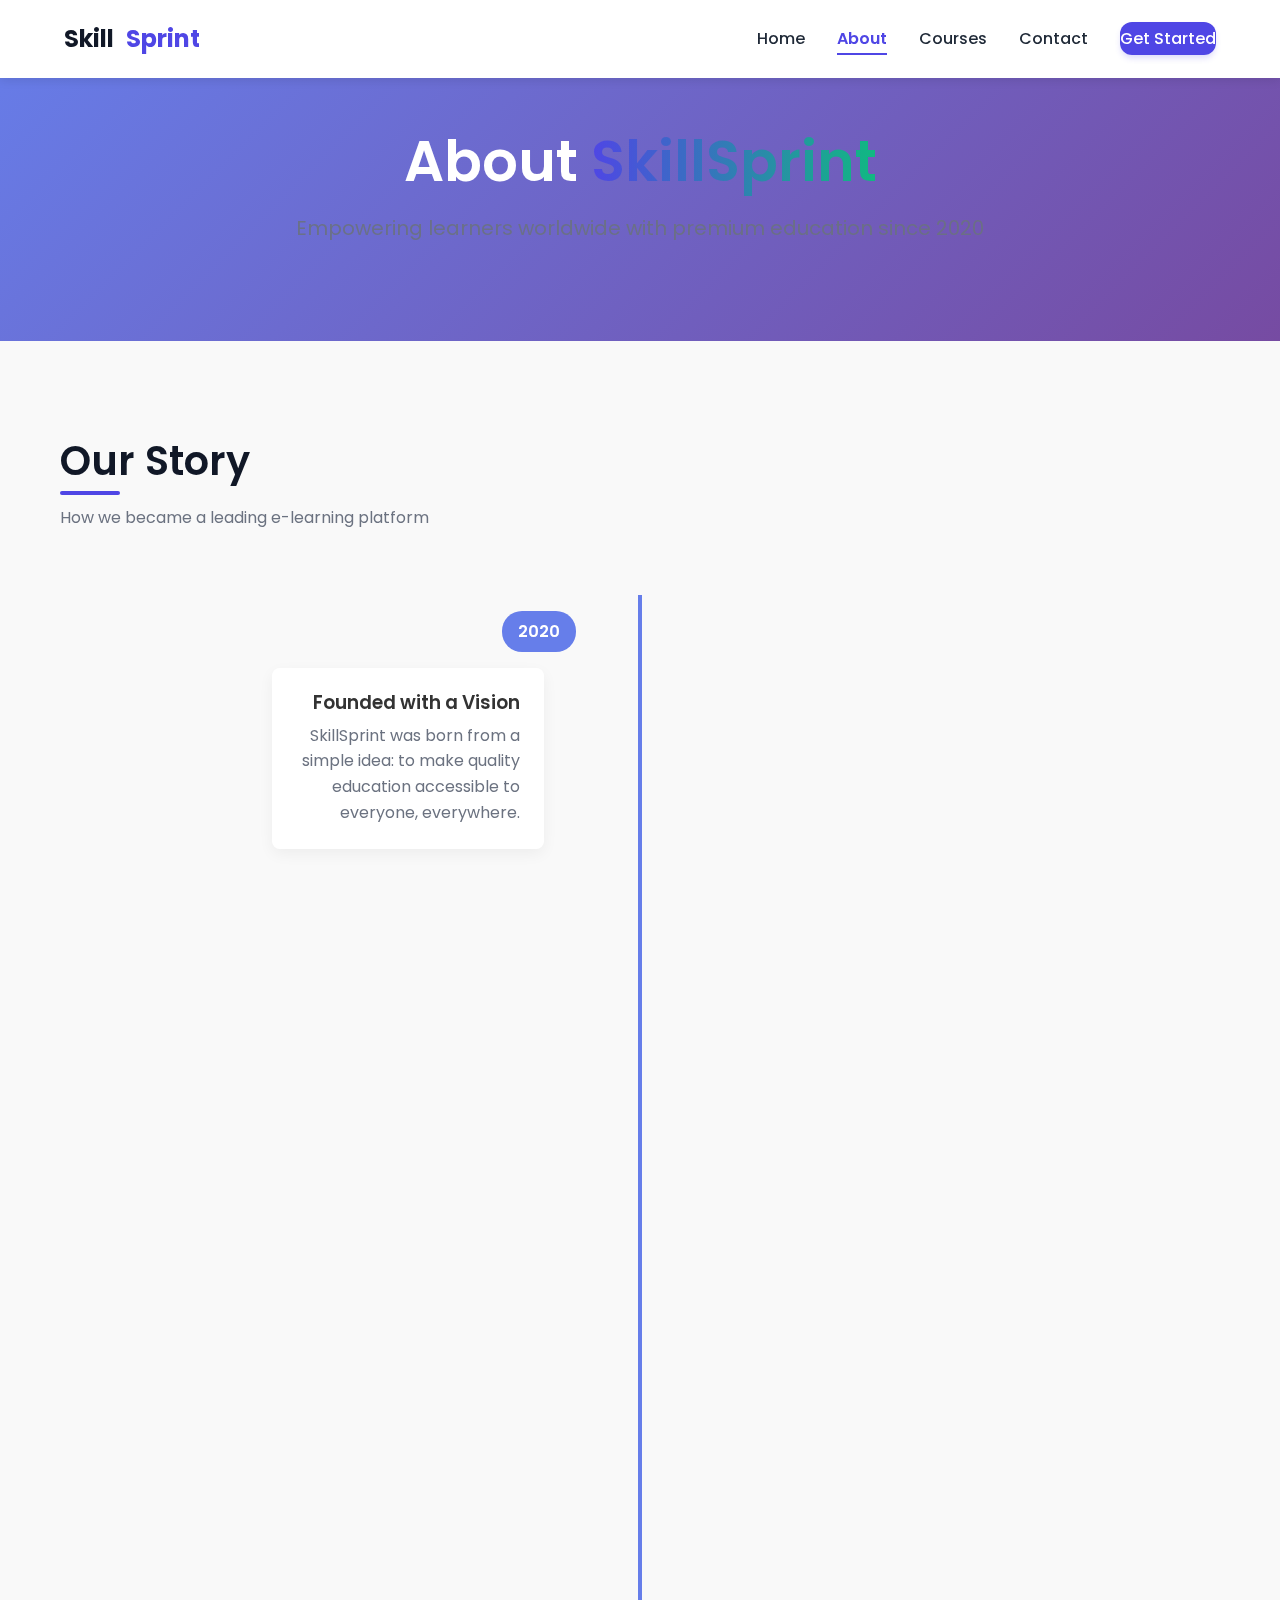
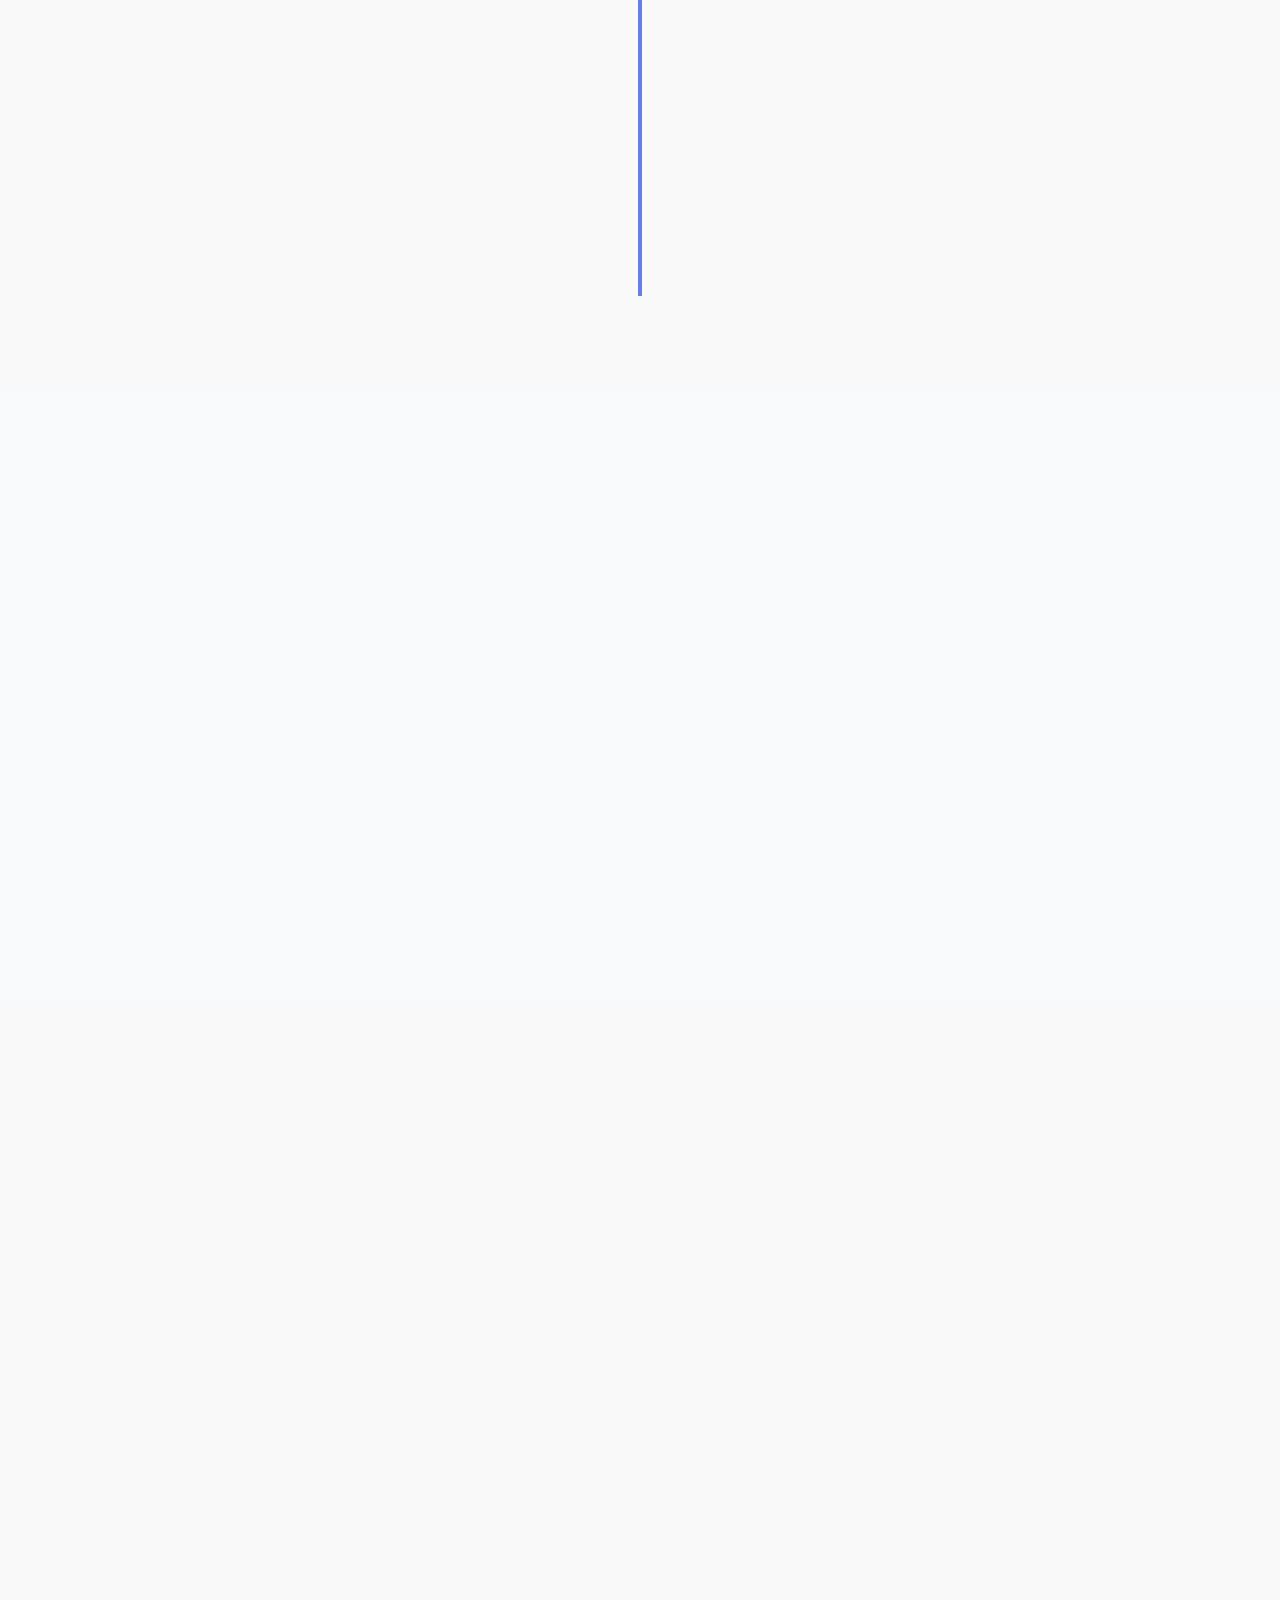
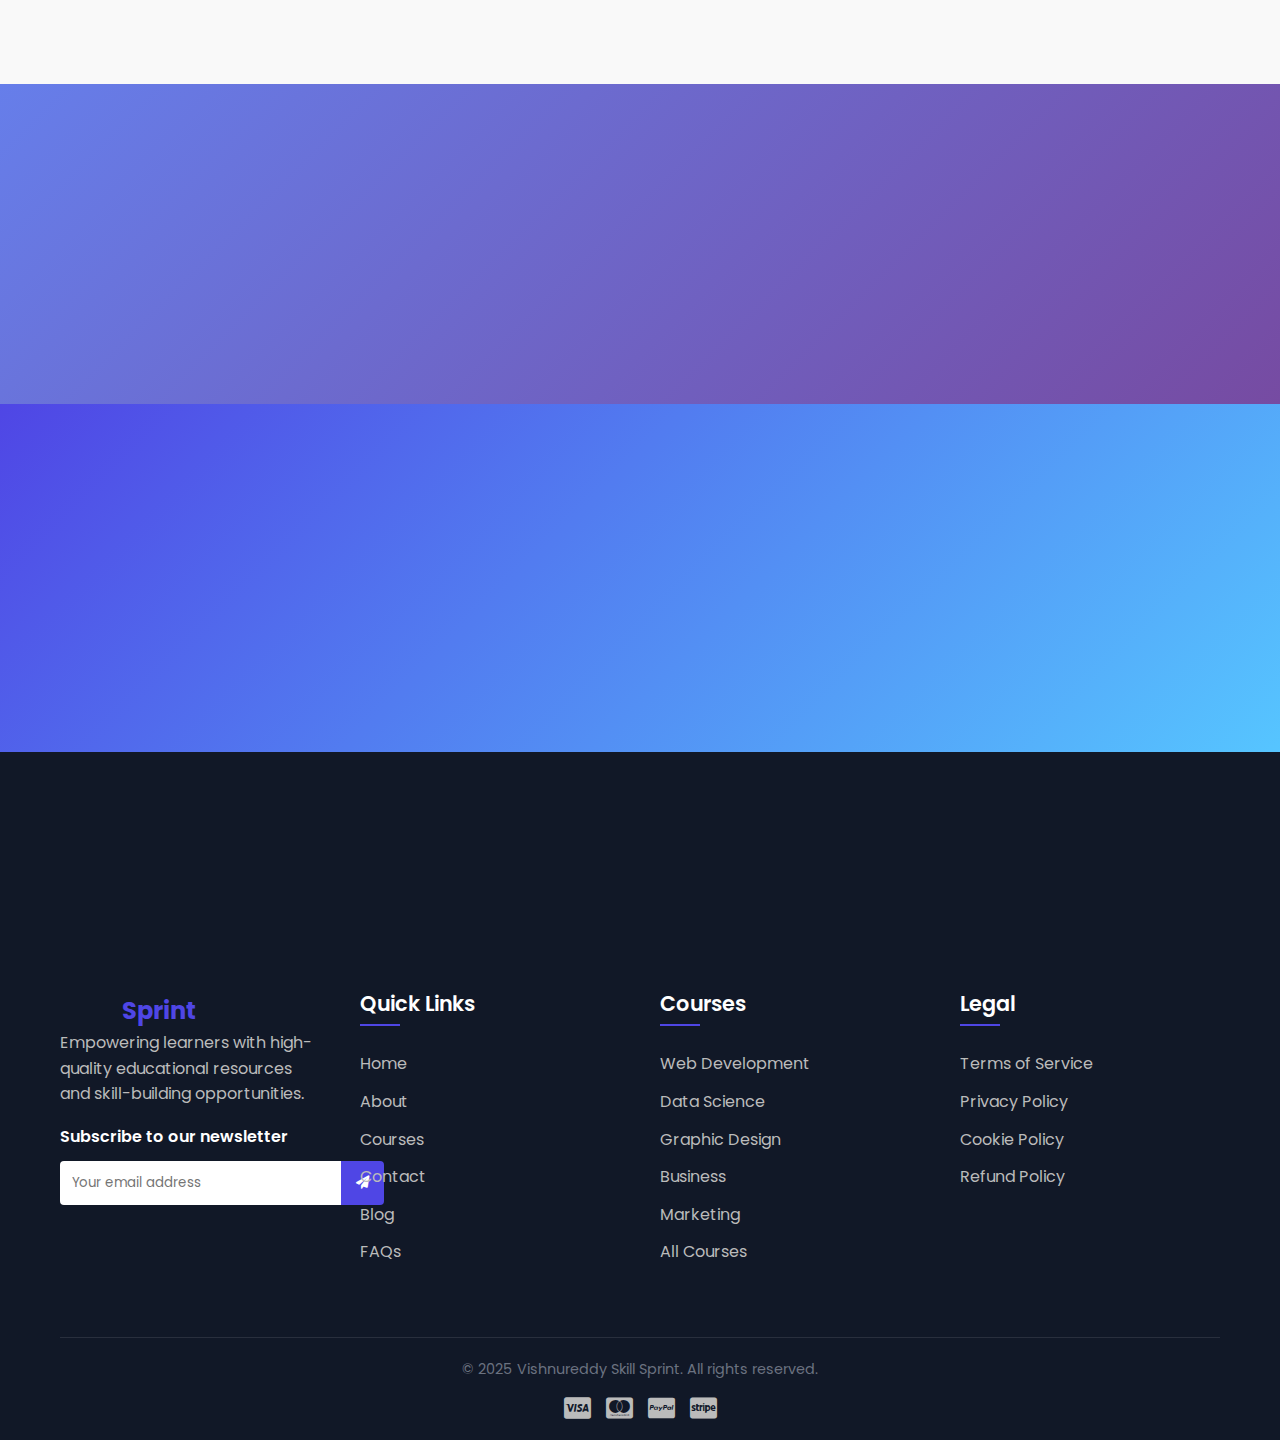
<file: about.html>
<!DOCTYPE html>
<html lang="en">
<head>
    <meta charset="UTF-8">
    <meta name="viewport" content="width=device-width, initial-scale=1.0">
    <title>About Us | SkillSprint - Premium E-Learning</title>
    <link rel="stylesheet" href="https://fonts.googleapis.com/css2?family=Poppins:wght@300;400;500;600;700&display=swap">
    <link rel="stylesheet" href="https://cdnjs.cloudflare.com/ajax/libs/font-awesome/6.0.0-beta3/css/all.min.css">
    <link href="https://unpkg.com/aos@2.3.1/dist/aos.css" rel="stylesheet">
    <link rel="stylesheet" href="about.css">
    <link rel="stylesheet" href="a.css">
</head>
<body>
    <!-- Navigation Bar -->
    <header>
        <nav class="navbar">
            <a href="index.html" class="logo">Skill<span>Sprint</span></a>
            <div class="nav-links" id="navLinks">
                <ul>
                    <li><a href="index.html">Home</a></li>
                    <li><a href="#" class="active">About</a></li>
                    <li><a href="course.html">Courses</a></li>
                    <li><a href="#contact">Contact</a></li>
                    <li><a href="#" class="btn-login">Get Started</a></li>
                </ul>
            </div>
            <div class="menu-icon" onclick="toggleMenu()">
                <div class="bar"></div>
                <div class="bar"></div>
                <div class="bar"></div>
            </div>
        </nav>
    </header>

    <!-- About Hero Section -->
    <section class="about-hero">
        <div class="container">
            <div class="about-hero-content" data-aos="fade-up">
                <h1>About <span class="text-gradient">SkillSprint</span></h1>
                <p class="hero-description">Empowering learners worldwide with premium education since 2020</p>
            </div>
        </div>
    </section>

    <!-- Our Story Section -->
    <section class="our-story">
        <div class="container">
            <div class="section-header" data-aos="fade-up">
                <h2 class="section-title">Our Story</h2>
                <p class="section-subtitle">How we became a leading e-learning platform</p>
            </div>
            
            <div class="timeline">
                <div class="timeline-item" data-aos="fade-up">
                    <div class="timeline-year">2020</div>
                    <div class="timeline-content">
                        <h3>Founded with a Vision</h3>
                        <p>SkillSprint was born from a simple idea: to make quality education accessible to everyone, everywhere.</p>
                    </div>
                </div>
                
                <div class="timeline-item" data-aos="fade-up" data-aos-delay="100">
                    <div class="timeline-year">2021</div>
                    <div class="timeline-content">
                        <h3>First 10,000 Students</h3>
                        <p>We reached our first major milestone with students from over 50 countries enrolled in our courses.</p>
                    </div>
                </div>
                
                <div class="timeline-item" data-aos="fade-up" data-aos-delay="200">
                    <div class="timeline-year">2022</div>
                    <div class="timeline-content">
                        <h3>Industry Recognition</h3>
                        <p>Awarded "Best Emerging EdTech Platform" by the Global Education Awards.</p>
                    </div>
                </div>
                
                <div class="timeline-item" data-aos="fade-up" data-aos-delay="300">
                    <div class="timeline-year">2023</div>
                    <div class="timeline-content">
                        <h3>250,000+ Learners</h3>
                        <p>Our community grew exponentially with learners from 120+ countries.</p>
                    </div>
                </div>
                
                <div class="timeline-item" data-aos="fade-up" data-aos-delay="400">
                    <div class="timeline-year">Today</div>
                    <div class="timeline-content">
                        <h3>Continuing the Mission</h3>
                        <p>We're constantly innovating to provide the best learning experience for our global community.</p>
                    </div>
                </div>
            </div>
        </div>
    </section>

    <!-- Mission & Values Section -->
    <section class="mission-values">
        <div class="container">
            <div class="section-header" data-aos="fade-up">
                <h2 class="section-title">Our Mission & Values</h2>
            </div>
            
            <div class="values-grid">
                <div class="value-card" data-aos="fade-up" data-aos-delay="100">
                    <div class="value-icon">
                        <i class="fas fa-graduation-cap"></i>
                    </div>
                    <h3>Quality Education</h3>
                    <p>We're committed to providing the highest quality courses taught by industry experts.</p>
                </div>
                
                <div class="value-card" data-aos="fade-up" data-aos-delay="200">
                    <div class="value-icon">
                        <i class="fas fa-globe"></i>
                    </div>
                    <h3>Global Access</h3>
                    <p>Breaking geographical barriers to make learning accessible worldwide.</p>
                </div>
                
                <div class="value-card" data-aos="fade-up" data-aos-delay="300">
                    <div class="value-icon">
                        <i class="fas fa-hands-helping"></i>
                    </div>
                    <h3>Student Success</h3>
                    <p>Your success is our priority, with dedicated support throughout your learning journey.</p>
                </div>
                
                <div class="value-card" data-aos="fade-up" data-aos-delay="400">
                    <div class="value-icon">
                        <i class="fas fa-lightbulb"></i>
                    </div>
                    <h3>Innovation</h3>
                    <p>Constantly evolving our platform with the latest learning technologies.</p>
                </div>
            </div>
        </div>
    </section>

    <!-- Team Section -->
    <section class="team-section">
        <div class="container">
            <div class="section-header" data-aos="fade-up">
                <h2 class="section-title">Meet Our Team</h2>
                <p class="section-subtitle">The passionate people behind SkillSprint</p>
            </div>
            
            <div class="team-grid">
                <div class="team-card" data-aos="fade-up" data-aos-delay="100">
                    <div class="team-image">
                        <img src="images/kar.jpeg" alt="Sarah Johnson">
                        <div class="social-links">
                            <a href="#"><i class="fab fa-linkedin-in"></i></a>
                            <a href="#"><i class="fab fa-twitter"></i></a>
                        </div>
                    </div>
                    <div class="team-info">
                        <h3>Karthik S</h3>
                        <p>CEO & Founder</p>
                    </div>
                </div>
                
                <div class="team-card" data-aos="fade-up" data-aos-delay="200">
                    <div class="team-image">
                        <img src="images/vish.jpeg" alt="Michael Chen">
                        <div class="social-links">
                            <a href="#"><i class="fab fa-linkedin-in"></i></a>
                            <a href="#"><i class="fab fa-twitter"></i></a>
                        </div>
                    </div>
                    <div class="team-info">
                        <h3>Vishnu Reddy</h3>
                        <p>Chief Learning Officer</p>
                    </div>
                </div>
                
                <div class="team-card" data-aos="fade-up" data-aos-delay="300">
                    <div class="team-image">
                        <img src="images/team.jpg" alt="Priya Patel">
                        <div class="social-links">
                            <a href="#"><i class="fab fa-linkedin-in"></i></a>
                            <a href="#"><i class="fab fa-twitter"></i></a>
                        </div>
                    </div>
                    <div class="team-info">
                        <h3>Riya singh</h3>
                        <p>Head of Content</p>
                    </div>
                </div>
                
                <div class="team-card" data-aos="fade-up" data-aos-delay="400">
                    <div class="team-image">
                        <img src="images/team3.jpg" alt="David Kim">
                        <div class="social-links">
                            <a href="#"><i class="fab fa-linkedin-in"></i></a>
                            <a href="#"><i class="fab fa-twitter"></i></a>
                        </div>
                    </div>
                    <div class="team-info">
                        <h3>David Kim</h3>
                        <p>Tech Lead</p>
                    </div>
                </div>
            </div>
        </div>
    </section>

    <!-- Stats Section -->
    <section class="stats-section">
        <div class="container">
            <div class="stats-grid">
                <div class="stat-card" data-aos="fade-up" data-aos-delay="100">
                    <div class="stat-number" data-count="500">0</div>
                    <div class="stat-label">Courses Available</div>
                </div>
                
                <div class="stat-card" data-aos="fade-up" data-aos-delay="200">
                    <div class="stat-number" data-count="250000">0</div>
                    <div class="stat-label">Students Enrolled</div>
                </div>
                
                <div class="stat-card" data-aos="fade-up" data-aos-delay="300">
                    <div class="stat-number" data-count="120">0</div>
                    <div class="stat-label">Countries Reached</div>
                </div>
                
                <div class="stat-card" data-aos="fade-up" data-aos-delay="400">
                    <div class="stat-number" data-count="98">0</div>
                    <div class="stat-label">Satisfaction Rate</div>
                </div>
            </div>
        </div>
    </section>

    <!-- CTA Section -->
    <section class="cta-section">
        <div class="container">
            <div class="cta-content" data-aos="fade-up">
                <h2>Ready to Start Your Learning Journey?</h2>
                <p>Join our community of 250,000+ learners today</p>
                <a href="#" class="btn btn-primary">Get Started for Free</a>
            </div>
        </div>
    </section>

    <!-- Footer -->
    <footer>
        <footer>
            <footer>
                <div class="container">
                    <div class="footer-content">
                        <div class="footer-section">
                            <div class="logo">Skill <span>Sprint</span></div>
                            <p>Empowering learners with high-quality educational resources and skill-building opportunities.</p>
                            <div class="newsletter">
                                <h4>Subscribe to our newsletter</h4>
                                <form>
                                    <input type="email" placeholder="Your email address">
                                    <button type="submit"><i class="fas fa-paper-plane"></i></button>
                                </form>
                            </div>
                        </div>
                        <div class="footer-section">
                            <h3>Quick Links</h3>
                            <ul>
                                <li><a href="#">Home</a></li>
                                <li><a href="#about">About</a></li>
                                <li><a href="#courses">Courses</a></li>
                                <li><a href="#contact">Contact</a></li>
                                <li><a href="#">Blog</a></li>
                                <li><a href="#">FAQs</a></li>
                            </ul>
                        </div>
                        <div class="footer-section">
                            <h3>Courses</h3>
                            <ul>
                                <li><a href="#">Web Development</a></li>
                                <li><a href="#">Data Science</a></li>
                                <li><a href="#">Graphic Design</a></li>
                                <li><a href="#">Business</a></li>
                                <li><a href="#">Marketing</a></li>
                                <li><a href="#">All Courses</a></li>
                            </ul>
                        </div>
                        <div class="footer-section">
                            <h3>Legal</h3>
                            <ul>
                                <li><a href="#">Terms of Service</a></li>
                                <li><a href="#">Privacy Policy</a></li>
                                <li><a href="#">Cookie Policy</a></li>
                                <li><a href="#">Refund Policy</a></li>
                            </ul>
                        </div>
                    </div>
                    <div class="footer-bottom">
                        <p>&copy; 2025 Vishnureddy Skill Sprint. All rights reserved.</p>
                        <div class="footer-payments">
                            <i class="fab fa-cc-visa"></i>
                            <i class="fab fa-cc-mastercard"></i>
                            <i class="fab fa-cc-paypal"></i>
                            <i class="fab fa-cc-stripe"></i>
                        </div>
                    </div>
                </div>
            </footer>
        </footer>
    </footer>

    <!-- Back to Top Button -->
    <button id="backToTop" title="Go to top">
        <i class="fas fa-arrow-up"></i>
    </button>

    <script src="https://unpkg.com/aos@2.3.1/dist/aos.js"></script>
    <script src="about.js"></script>
</body>
</html>
</file>
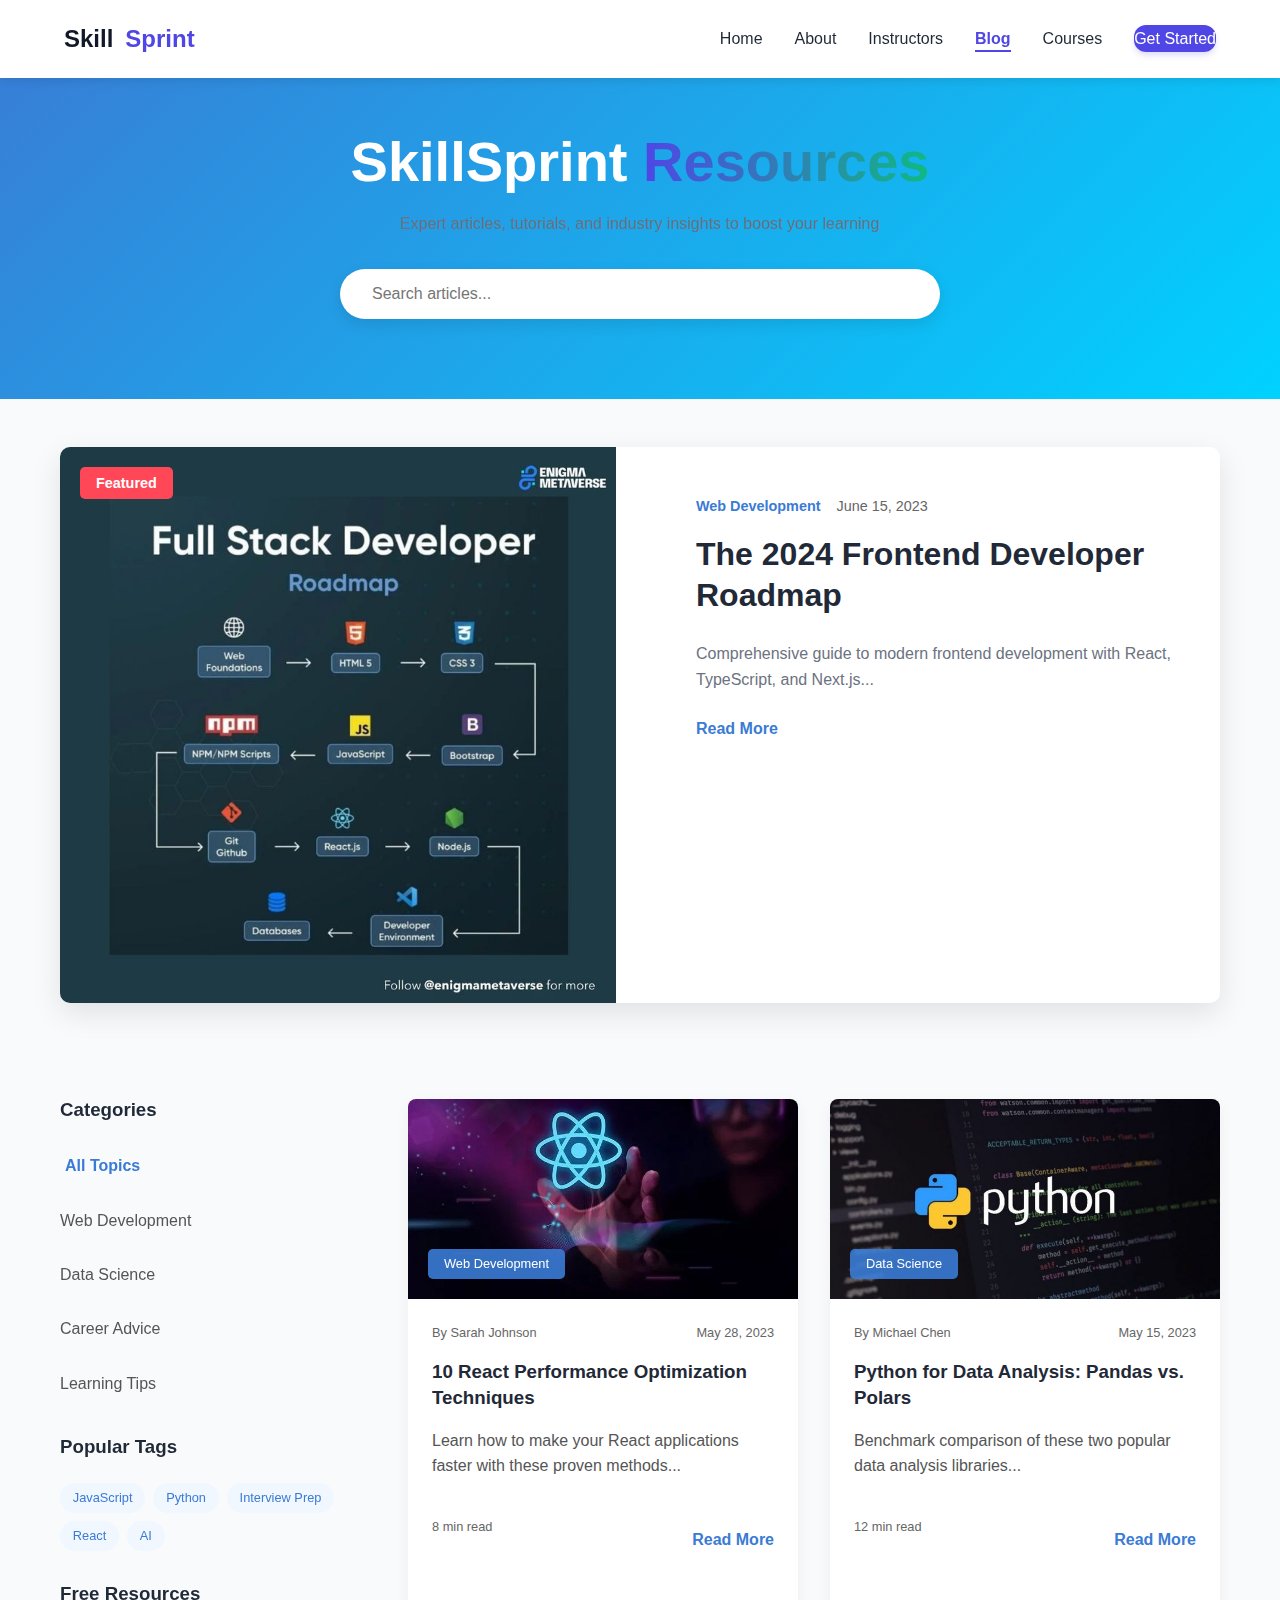
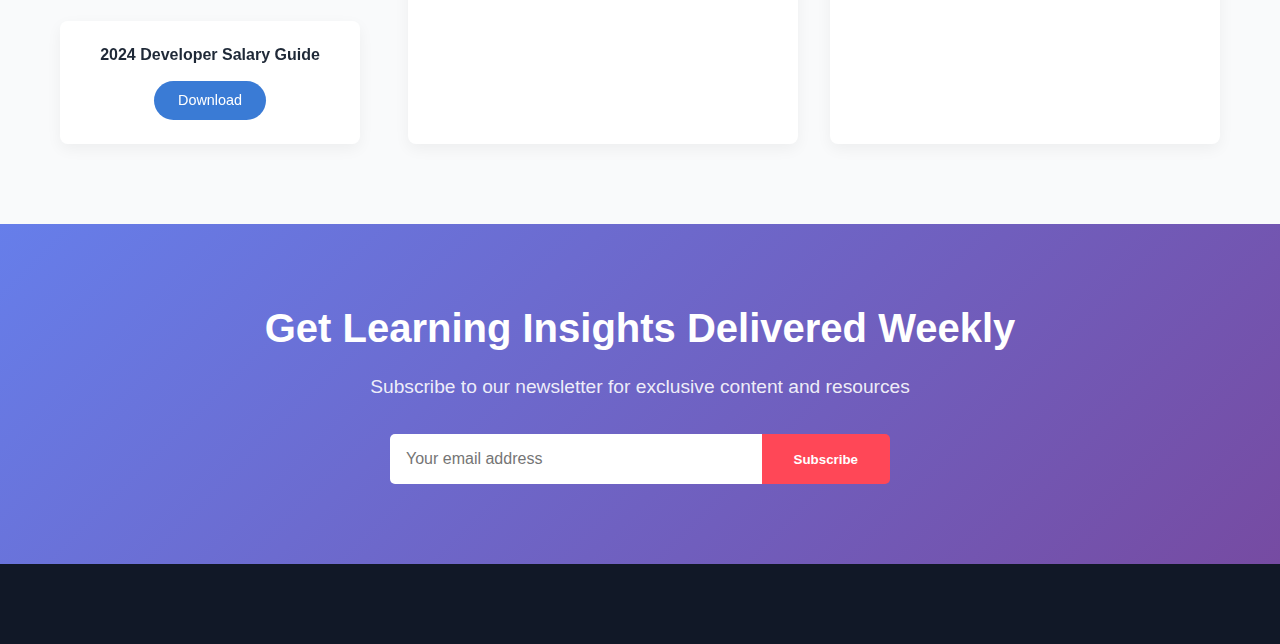
<file: blog.html>
<!DOCTYPE html>
<html lang="en">
<head>
    <meta charset="UTF-8">
    <meta name="viewport" content="width=device-width, initial-scale=1.0">
    <title>Blog & Resources | SkillSprint</title>
    <link rel="stylesheet" href="blog.css">
    <link rel="stylesheet" href="a.css">
    <!-- Use your existing head content from index.html -->
</head>
<body>
    <!-- Navigation (Same as index.html) -->
    <header>
        <nav class="navbar">
            <a href="index.html" class="logo">Skill<span>Sprint</span></a>
            <div class="nav-links" id="navLinks">
                <ul>
                    <li><a href="index.html">Home</a></li>
                    <li><a href="about.html">About</a></li>
                    <li><a href="instruction.html">Instructors</a></li>
                    <li><a href="#" class="active">Blog</a></li>
                    <li><a href="course.html">Courses</a></li>
                    <li><a href="#" class="btn-login">Get Started</a></li>
                </ul>
            </div>
            <div class="menu-icon" onclick="toggleMenu()">
                <div class="bar"></div>
                <div class="bar"></div>
                <div class="bar"></div>
            </div>
        </nav>
    </header>

    <!-- Blog Hero -->
    <section class="blog-hero">
        <div class="container">
            <h1 data-aos="fade-up">SkillSprint <span class="text-gradient">Resources</span></h1>
            <p data-aos="fade-up" data-aos-delay="200">Expert articles, tutorials, and industry insights to boost your learning</p>
            <div class="search-bar" data-aos="fade-up" data-aos-delay="400">
                <input type="text" placeholder="Search articles...">
                <button><i class="fas fa-search"></i></button>
            </div>
        </div>
    </section>

    <!-- Featured Post -->
    <section class="featured-post">
        <div class="container">
            <div class="featured-card" data-aos="fade-up">
                <div class="featured-image">
                    <img src="images/rmap.jpg" alt="Featured Post">
                    <div class="badge">Featured</div>
                </div>
                <div class="featured-content">
                    <div class="meta">
                        <span class="category">Web Development</span>
                        <span class="date">June 15, 2023</span>
                    </div>
                    <h2>The 2024 Frontend Developer Roadmap</h2>
                    <p>Comprehensive guide to modern frontend development with React, TypeScript, and Next.js...</p>
                    <a href="#" class="btn-read">Read More <i class="fas fa-arrow-right"></i></a>
                </div>
            </div>
        </div>
    </section>

    <!-- Blog Grid with Categories -->
    <section class="blog-main">
        <div class="container">
            <div class="blog-sidebar" data-aos="fade-right">
                <h3>Categories</h3>
                <ul class="categories">
                    <li class="active"><a href="#">All Topics</a></li>
                    <li><a href="#">Web Development</a></li>
                    <li><a href="#">Data Science</a></li>
                    <li><a href="#">Career Advice</a></li>
                    <li><a href="#">Learning Tips</a></li>
                </ul>
                
                <h3>Popular Tags</h3>
                <div class="tags">
                    <a href="#">JavaScript</a>
                    <a href="#">Python</a>
                    <a href="#">Interview Prep</a>
                    <a href="#">React</a>
                    <a href="#">AI</a>
                </div>
                
                <div class="resource-download">
                    <h3>Free Resources</h3>
                    <div class="resource-card">
                        <i class="fas fa-file-pdf"></i>
                        <h4>2024 Developer Salary Guide</h4>
                        <a href="#" class="btn-download">Download</a>
                    </div>
                </div>
            </div>
            
            <div class="blog-grid">
                <!-- Article 1 -->
                <article class="blog-card" data-aos="fade-up" data-aos-delay="100">
                    <div class="blog-image">
                        <img src="images/react.jpg" alt="React Performance">
                        <div class="category-badge">Web Development</div>
                    </div>
                    <div class="blog-content">
                        <div class="meta">
                            <span class="author">By Sarah Johnson</span>
                            <span class="date">May 28, 2023</span>
                        </div>
                        <h3>10 React Performance Optimization Techniques</h3>
                        <p>Learn how to make your React applications faster with these proven methods...</p>
                        <div class="footer">
                            <span class="read-time">8 min read</span>
                            <a href="#" class="btn-read">Read More</a>
                        </div>
                    </div>
                </article>
                
                <!-- Article 2 -->
                <article class="blog-card" data-aos="fade-up" data-aos-delay="200">
                    <div class="blog-image">
                        <img src="images/pyt.jpg" alt="Python Data Analysis">
                        <div class="category-badge">Data Science</div>
                    </div>
                    <div class="blog-content">
                        <div class="meta">
                            <span class="author">By Michael Chen</span>
                            <span class="date">May 15, 2023</span>
                        </div>
                        <h3>Python for Data Analysis: Pandas vs. Polars</h3>
                        <p>Benchmark comparison of these two popular data analysis libraries...</p>
                        <div class="footer">
                            <span class="read-time">12 min read</span>
                            <a href="#" class="btn-read">Read More</a>
                        </div>
                    </div>
                </article>
                
                <!-- More articles... -->
            </div>
        </div>
    </section>

    <!-- Newsletter CTA -->
    <section class="newsletter-cta" data-aos="fade-up">
        <div class="container">
            <div class="cta-content">
                <h2>Get Learning Insights Delivered Weekly</h2>
                <p>Subscribe to our newsletter for exclusive content and resources</p>
                <form class="newsletter-form">
                    <input type="email" placeholder="Your email address">
                    <button type="submit">Subscribe</button>
                </form>
            </div>
        </div>
    </section>

    <!-- Footer (Same as index.html) -->
    <footer>
        <!-- Your existing footer -->
    </footer>

    <script src="https://unpkg.com/aos@2.3.1/dist/aos.js"></script>
    <script src="a.js"></script>
</body>
</html>
</file>
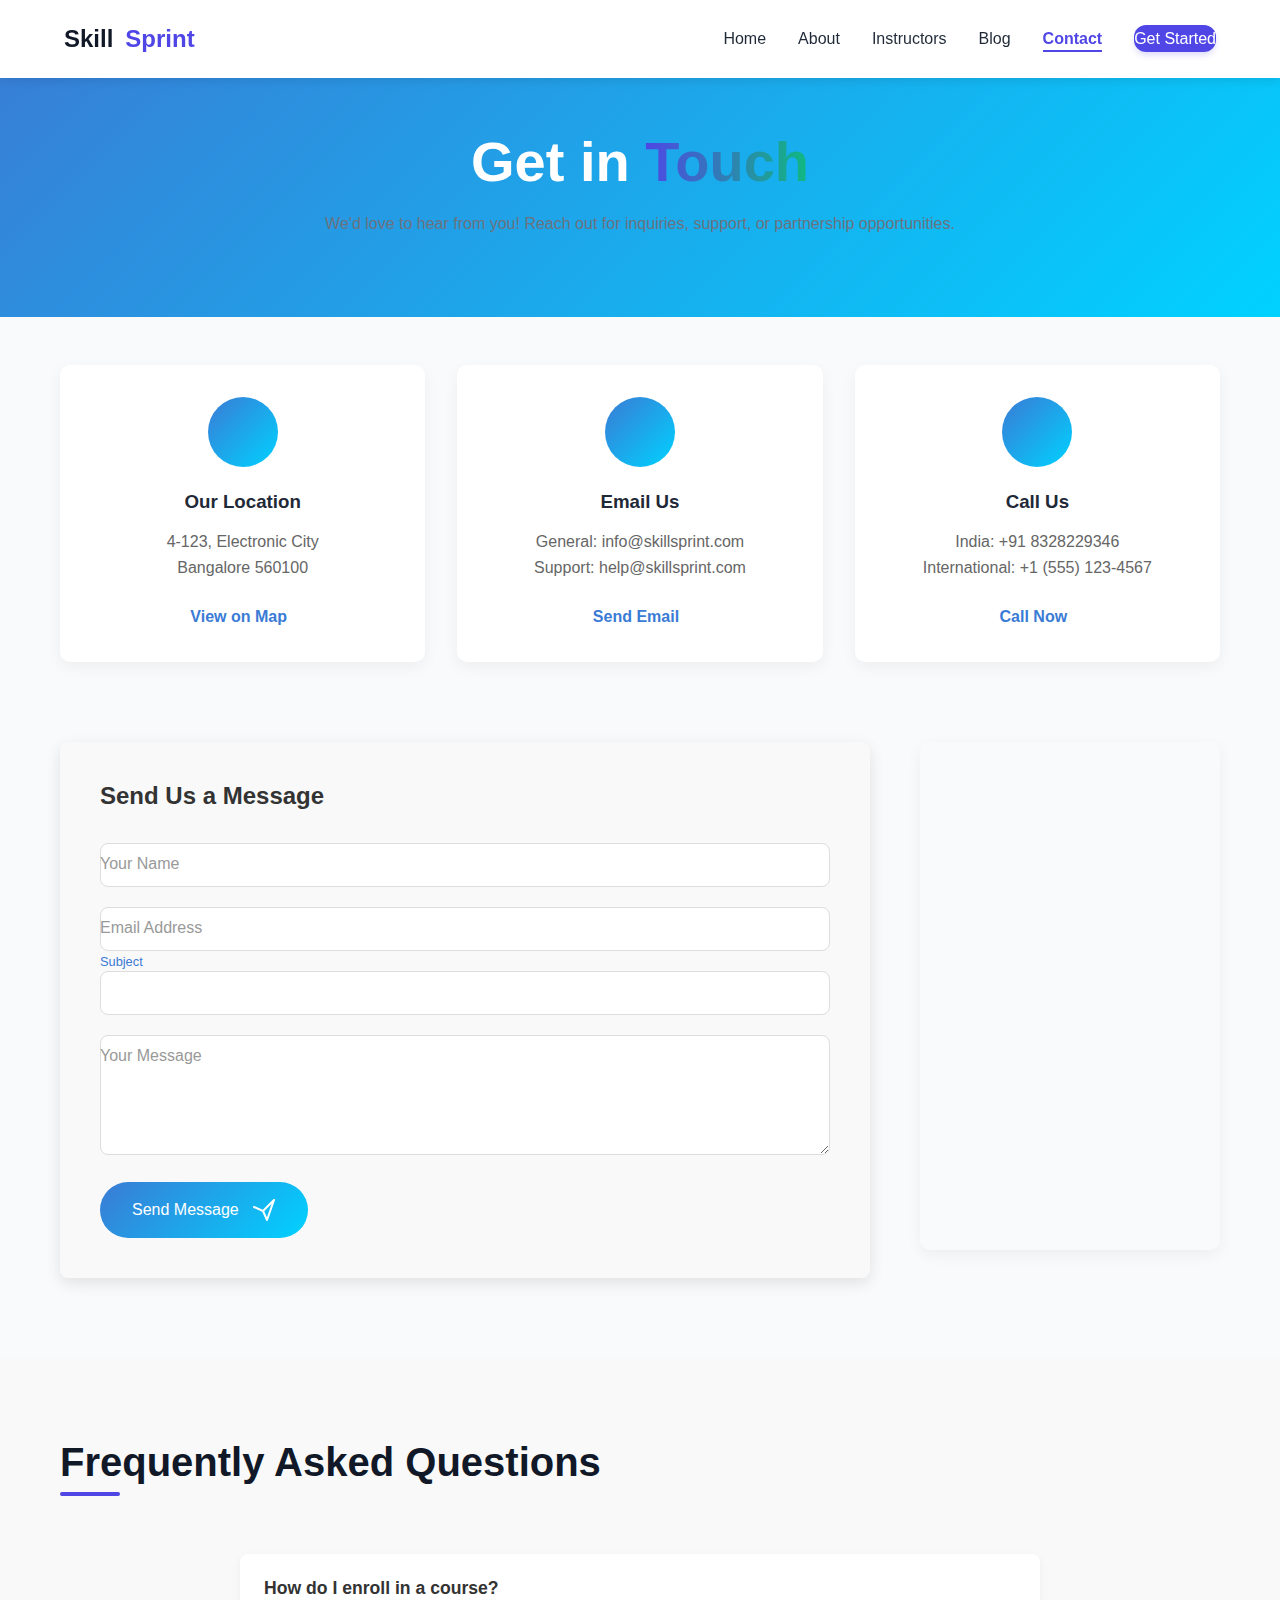
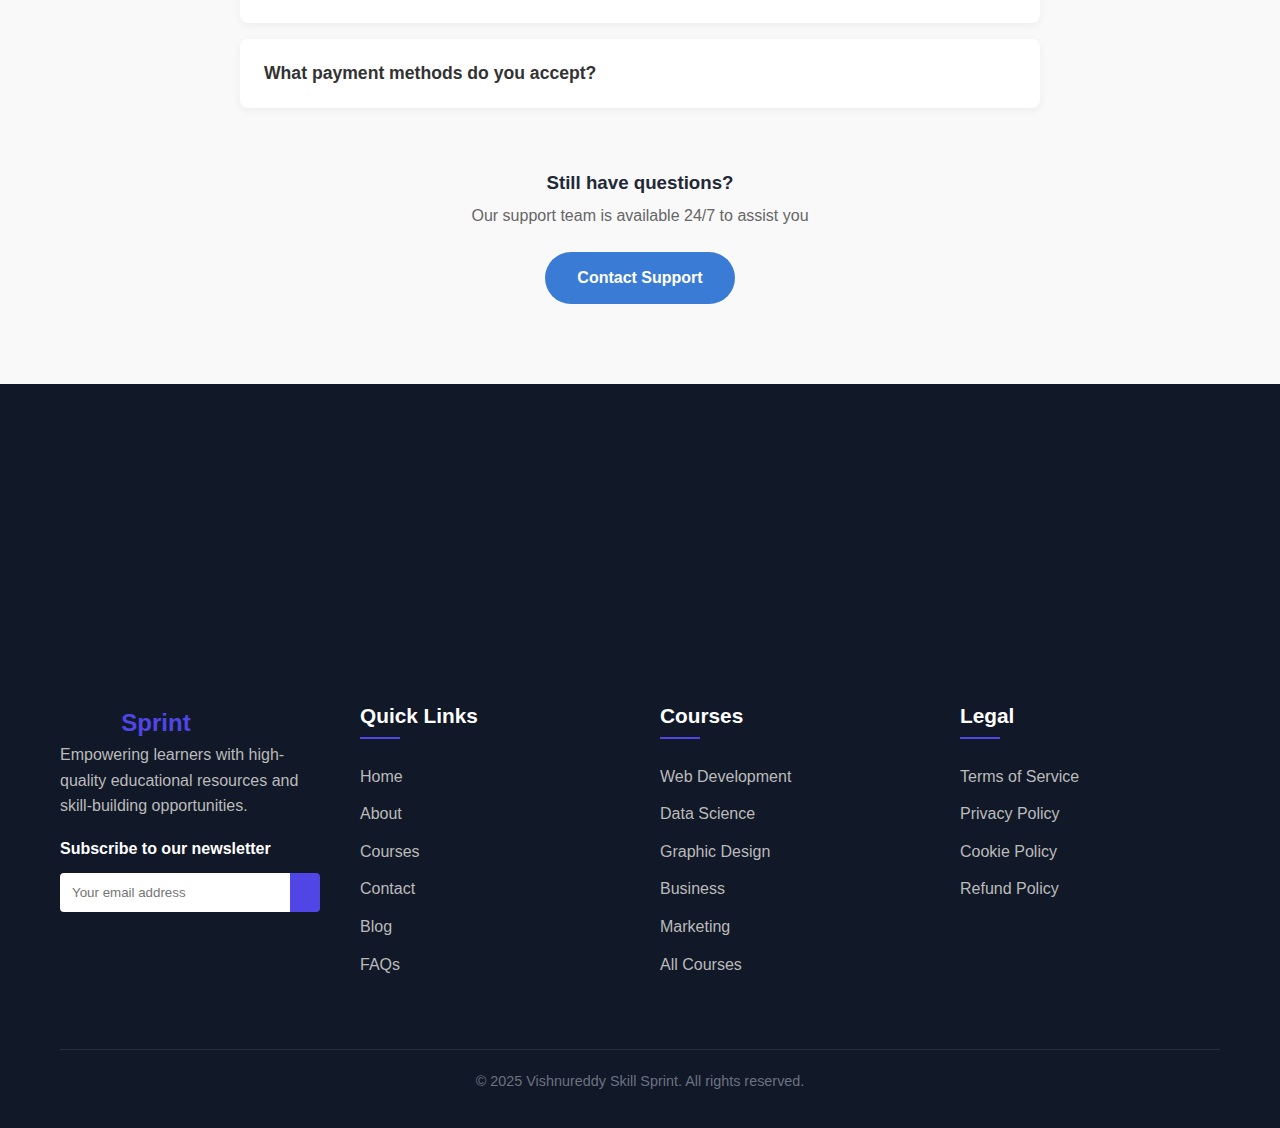
<file: contact.html>
<!DOCTYPE html>
<html lang="en">
<head>
    <meta charset="UTF-8">
    <meta name="viewport" content="width=device-width, initial-scale=1.0">
    <title>Contact Us | SkillSprint</title>
    <link rel="stylesheet" href="contact.css">
    <link rel="stylesheet" href="a.css">
    <!-- Use your existing head content from index.html -->
</head>
<body>
    <!-- Navigation (Same as index.html) -->
    <header>
        <nav class="navbar">
            <a href="index.html" class="logo">Skill<span>Sprint</span></a>
            <div class="nav-links" id="navLinks">
                <ul>
                    <li><a href="index.html">Home</a></li>
                    <li><a href="about.html">About</a></li>
                    <li><a href="instructors.html">Instructors</a></li>
                    <li><a href="blog.html">Blog</a></li>
                    <li><a href="#" class="active">Contact</a></li>
                    <li><a href="#" class="btn-login">Get Started</a></li>
                </ul>
            </div>
            <div class="menu-icon" onclick="toggleMenu()">
                <div class="bar"></div>
                <div class="bar"></div>
                <div class="bar"></div>
            </div>
        </nav>
    </header>

    <!-- Contact Hero -->
    <section class="contact-hero">
        <div class="container">
            <h1 data-aos="fade-up">Get in <span class="text-gradient">Touch</span></h1>
            <p data-aos="fade-up" data-aos-delay="200">We'd love to hear from you! Reach out for inquiries, support, or partnership opportunities.</p>
        </div>
    </section>

    <!-- Contact Main Content -->
    <section class="contact-main">
        <div class="container">
            <!-- Contact Info Cards -->
            <div class="contact-cards">
                <div class="contact-card" data-aos="fade-up" data-aos-delay="100">
                    <div class="contact-icon">
                        <i class="fas fa-map-marker-alt"></i>
                    </div>
                    <h3>Our Location</h3>
                    <p>4-123, Electronic City<br>Bangalore 560100</p>
                    <a href="#" class="map-link">View on Map <i class="fas fa-arrow-right"></i></a>
                </div>
                
                <div class="contact-card" data-aos="fade-up" data-aos-delay="200">
                    <div class="contact-icon">
                        <i class="fas fa-envelope"></i>
                    </div>
                    <h3>Email Us</h3>
                    <p>General: info@skillsprint.com<br>Support: help@skillsprint.com</p>
                    <a href="mailto:info@skillsprint.com" class="email-link">Send Email <i class="fas fa-arrow-right"></i></a>
                </div>
                
                <div class="contact-card" data-aos="fade-up" data-aos-delay="300">
                    <div class="contact-icon">
                        <i class="fas fa-phone-alt"></i>
                    </div>
                    <h3>Call Us</h3>
                    <p>India: +91 8328229346<br>International: +1 (555) 123-4567</p>
                    <a href="tel:+918328229346" class="call-link">Call Now <i class="fas fa-arrow-right"></i></a>
                </div>
            </div>

            <!-- Contact Form and Map -->
            <div class="contact-content">
                <div class="contact-form" data-aos="fade-right">
                    <h2>Send Us a Message</h2>
                    <form id="contactForm">
                        <div class="form-group">
                            <input type="text" id="name" required>
                            <label for="name">Your Name</label>
                            <div class="underline"></div>
                        </div>
                        
                        <div class="form-group">
                            <input type="email" id="email" required>
                            <label for="email">Email Address</label>
                            <div class="underline"></div>
                        </div>
                        
                        <div class="form-group">
                            <input type="text" id="subject">
                            <label for="subject">Subject</label>
                            <div class="underline"></div>
                        </div>
                        
                        <div class="form-group">
                            <textarea id="message" rows="5" required></textarea>
                            <label for="message">Your Message</label>
                            <div class="underline"></div>
                        </div>
                        
                        <button type="submit" class="btn-submit">
                            <span>Send Message</span>
                            <svg width="24" height="24" viewBox="0 0 24 24" fill="none" xmlns="http://www.w3.org/2000/svg">
                                <path d="M22 2L11 13M22 2L15 22L11 13M11 13L2 9" stroke="currentColor" stroke-width="2" stroke-linecap="round" stroke-linejoin="round"/>
                            </svg>
                        </button>
                    </form>
                </div>
                
                <div class="contact-map" data-aos="fade-left">
                    <iframe src="https://www.google.com/maps/embed?pb=!1m18!1m12!1m3!1d3888.801553940173!2d77.6704873153461!3d12.91699051960038!2m3!1f0!2f0!3f0!3m2!1i1024!2i768!4f13.1!3m3!1m2!1s0x3bae13a5a5d4c10f%3A0x1d5d0a7e3b4e6c1d!2sElectronic%20City!5e0!3m2!1sen!2sin!4v1620000000000!5m2!1sen!2sin" 
                            allowfullscreen="" loading="lazy"></iframe>
                </div>
            </div>
        </div>
    </section>

    <!-- FAQ Section -->
    <section class="faq-section">
        <div class="container">
            <h2 class="section-title" data-aos="fade-up">Frequently Asked Questions</h2>
            
            <div class="faq-grid">
                <div class="faq-item" data-aos="fade-up" data-aos-delay="100">
                    <button class="faq-question">
                        <span>How do I enroll in a course?</span>
                        <i class="fas fa-chevron-down"></i>
                    </button>
                    <div class="faq-answer">
                        <p>You can enroll directly through our website by selecting your desired course and clicking "Enroll Now". For assistance, contact our support team.</p>
                    </div>
                </div>
                
                <div class="faq-item" data-aos="fade-up" data-aos-delay="200">
                    <button class="faq-question">
                        <span>What payment methods do you accept?</span>
                        <i class="fas fa-chevron-down"></i>
                    </button>
                    <div class="faq-answer">
                        <p>We accept all major credit/debit cards, PayPal, UPI (India), and bank transfers. All transactions are securely processed.</p>
                    </div>
                </div>
                
                <!-- More FAQ items... -->
            </div>
            
            <div class="support-cta" data-aos="fade-up">
                <h3>Still have questions?</h3>
                <p>Our support team is available 24/7 to assist you</p>
                <a href="mailto:help@skillsprint.com" class="btn-support">Contact Support</a>
            </div>
        </div>
    </section>

    <!-- Footer (Same as index.html) -->
    <footer>
        <footer>
            <footer>
                <footer>
                    <div class="container">
                        <div class="footer-content">
                            <div class="footer-section">
                                <div class="logo">Skill <span>Sprint</span></div>
                                <p>Empowering learners with high-quality educational resources and skill-building opportunities.</p>
                                <div class="newsletter">
                                    <h4>Subscribe to our newsletter</h4>
                                    <form>
                                        <input type="email" placeholder="Your email address">
                                        <button type="submit"><i class="fas fa-paper-plane"></i></button>
                                    </form>
                                </div>
                            </div>
                            <div class="footer-section">
                                <h3>Quick Links</h3>
                                <ul>
                                    <li><a href="#">Home</a></li>
                                    <li><a href="#about">About</a></li>
                                    <li><a href="#courses">Courses</a></li>
                                    <li><a href="#contact">Contact</a></li>
                                    <li><a href="#">Blog</a></li>
                                    <li><a href="#">FAQs</a></li>
                                </ul>
                            </div>
                            <div class="footer-section">
                                <h3>Courses</h3>
                                <ul>
                                    <li><a href="#">Web Development</a></li>
                                    <li><a href="#">Data Science</a></li>
                                    <li><a href="#">Graphic Design</a></li>
                                    <li><a href="#">Business</a></li>
                                    <li><a href="#">Marketing</a></li>
                                    <li><a href="#">All Courses</a></li>
                                </ul>
                            </div>
                            <div class="footer-section">
                                <h3>Legal</h3>
                                <ul>
                                    <li><a href="#">Terms of Service</a></li>
                                    <li><a href="#">Privacy Policy</a></li>
                                    <li><a href="#">Cookie Policy</a></li>
                                    <li><a href="#">Refund Policy</a></li>
                                </ul>
                            </div>
                        </div>
                        <div class="footer-bottom">
                            <p>&copy; 2025 Vishnureddy Skill Sprint. All rights reserved.</p>
                            <div class="footer-payments">
                                <i class="fab fa-cc-visa"></i>
                                <i class="fab fa-cc-mastercard"></i>
                                <i class="fab fa-cc-paypal"></i>
                                <i class="fab fa-cc-stripe"></i>
                            </div>
                        </div>
                    </div>
                </footer>
            </footer>
        </footer>
    </footer>

    <script src="https://unpkg.com/aos@2.3.1/dist/aos.js"></script>
    <script src="contact.js"></script>
    
</body>
</html>
</file>
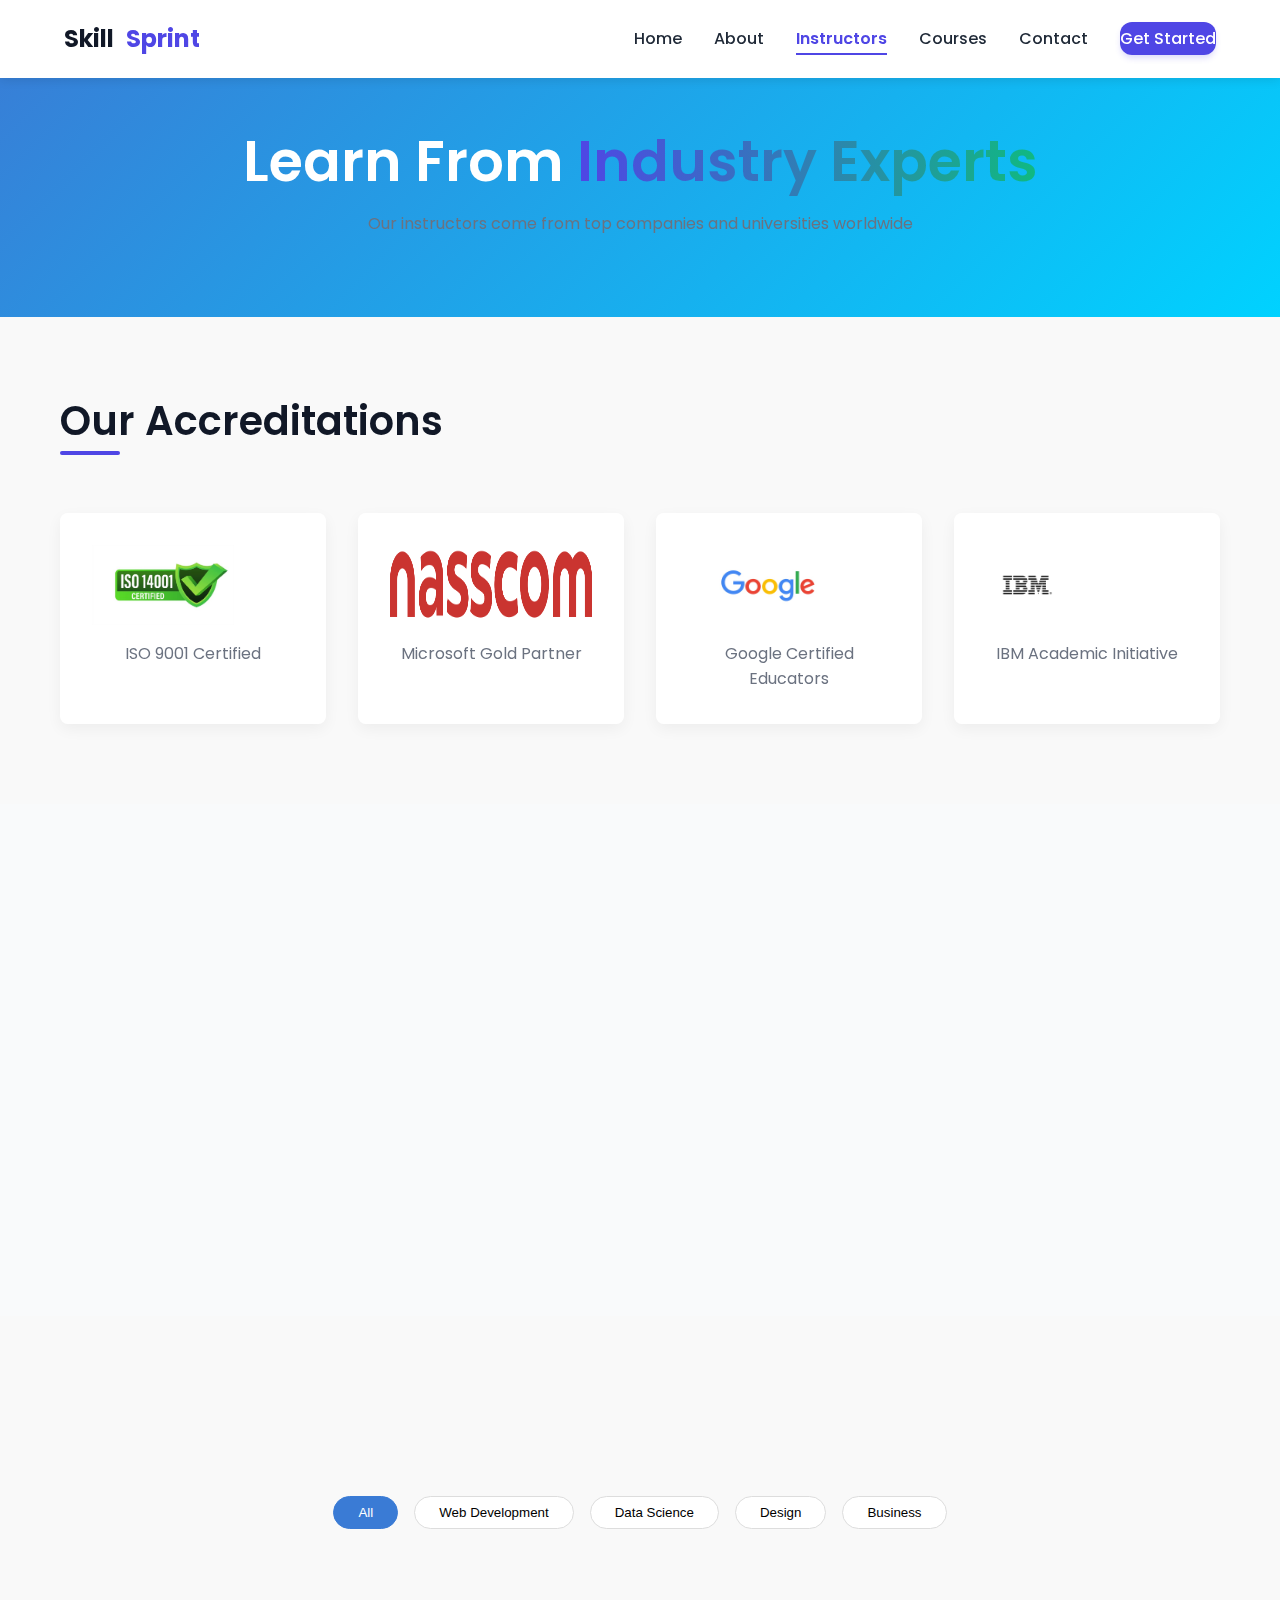
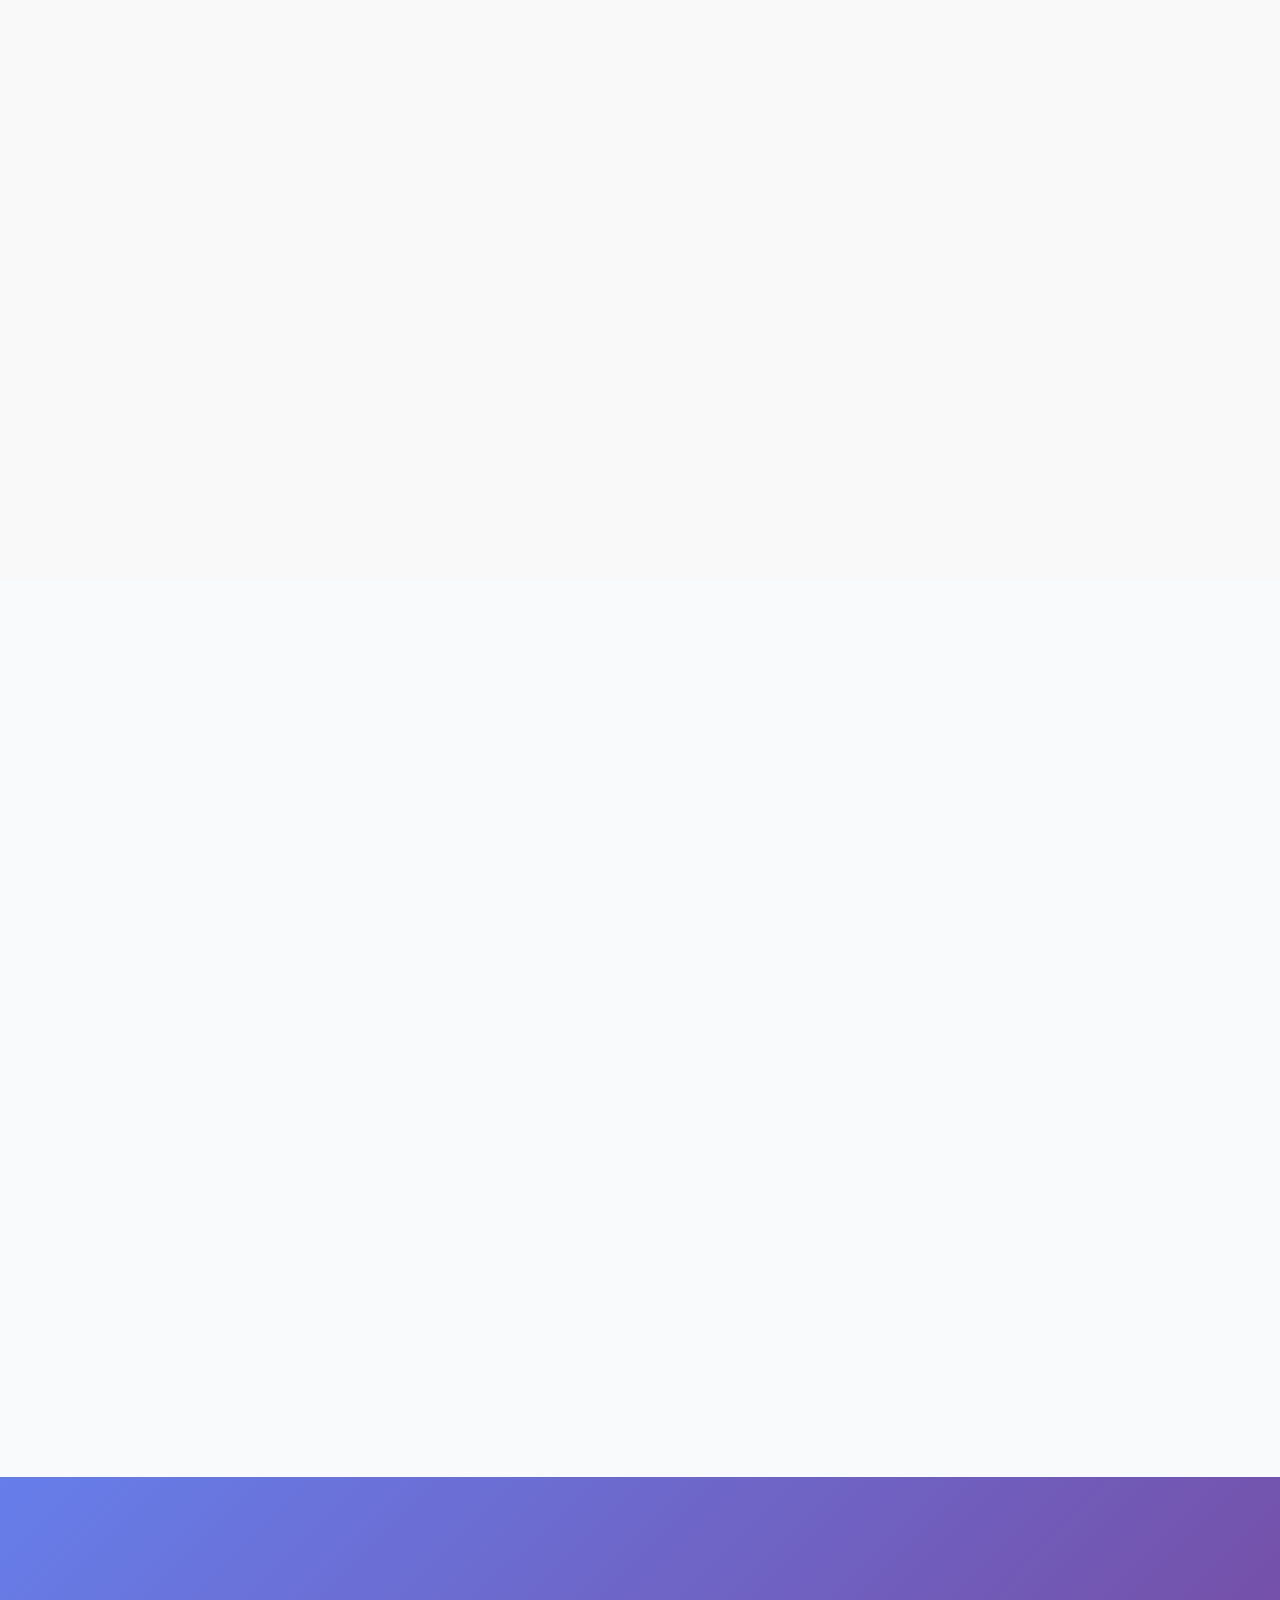
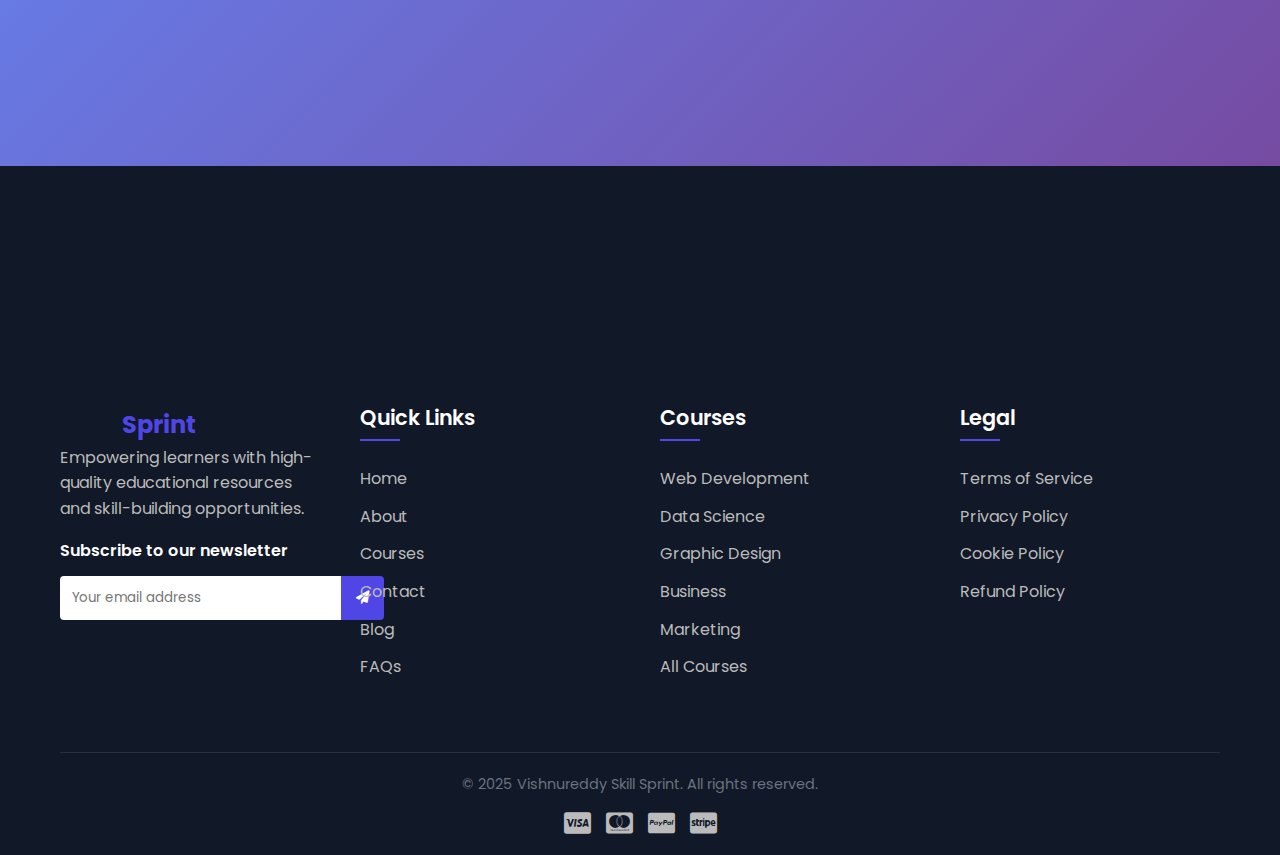
<file: instruction.html>
<!DOCTYPE html>
<html lang="en">
<head>
    <meta charset="UTF-8">
    <meta name="viewport" content="width=device-width, initial-scale=1.0">
    <title>Our Instructors | SkillSprint</title>
    <link rel="stylesheet" href="https://fonts.googleapis.com/css2?family=Poppins:wght@300;400;500;600;700&display=swap">
    <link rel="stylesheet" href="https://cdnjs.cloudflare.com/ajax/libs/font-awesome/6.0.0-beta3/css/all.min.css">
    <link href="https://unpkg.com/aos@2.3.1/dist/aos.css" rel="stylesheet">
    <link rel="stylesheet" href="instruction.css">
    <link rel="stylesheet" href="a.css">
</head>
<body>
    <!-- Navigation (Same as your index.html) -->
    <header>
        <nav class="navbar">
            <a href="index.html" class="logo">Skill<span>Sprint</span></a>
            <div class="nav-links" id="navLinks">
                <ul>
                    <li><a href="index.html">Home</a></li>
                    <li><a href="about.html">About</a></li>
                    <li><a href="#" class="active">Instructors</a></li>
                    <li><a href="course.html">Courses</a></li>
                    <li><a href="contact.html">Contact</a></li>
                    <li><a href="#" class="btn-login">Get Started</a></li>
                </ul>
            </div>
            <div class="menu-icon" onclick="toggleMenu()">
                <div class="bar"></div>
                <div class="bar"></div>
                <div class="bar"></div>
            </div>
        </nav>
    </header>

    <!-- Hero Section -->
    <section class="instructors-hero">
        <div class="container">
            <h1 data-aos="fade-up">Learn From <span class="text-gradient">Industry Experts</span></h1>
            <p data-aos="fade-up" data-aos-delay="200">Our instructors come from top companies and universities worldwide</p>
        </div>
    </section>

    <!-- Accreditation Badges -->
    <section class="accreditations">
        <div class="container">
            <h2 class="section-title" data-aos="fade-up">Our Accreditations</h2>
            <div class="badges-grid">
                <div class="badge-item" data-aos="zoom-in" data-aos-delay="100">
                    <img src="images/iso.jpg" alt="ISO Certified">
                    <p>ISO 9001 Certified</p>
                </div>
                <div class="badge-item" data-aos="zoom-in" data-aos-delay="200">
                    <img src="images/nass.png" alt="Microsoft Partner">
                    <p>Microsoft Gold Partner</p>
                </div>
                <div class="badge-item" data-aos="zoom-in" data-aos-delay="300">
                    <img src="images/goog.jpg" alt="Google Certified">
                    <p>Google Certified Educators</p>
                </div>
                <div class="badge-item" data-aos="zoom-in" data-aos-delay="400">
                    <img src="images/ibm.jpg" alt="IBM Partner">
                    <p>IBM Academic Initiative</p>
                </div>
            </div>
        </div>
    </section>

    <!-- University Partnerships -->
    <section class="partnerships">
        <div class="container">
            <h2 class="section-title" data-aos="fade-up">University Partnerships</h2>
            <div class="partners-grid">
                <div class="partner-card" data-aos="fade-up" data-aos-delay="100">
                    <img src="images/stan.jpg" alt="Stanford University">
                    <h3>Stanford University</h3>
                    <p>Collaborating on AI and Machine Learning courses</p>
                </div>
                <div class="partner-card" data-aos="fade-up" data-aos-delay="200">
                    <img src="images/iitm.jpg" alt="MIT">
                    <h3>Indian Institute of Technology Madras</h3>
                    <p>Joint certification programs in Data Science</p>
                </div>
                <div class="partner-card" data-aos="fade-up" data-aos-delay="300">
                    <img src="images/lpu.jpg" alt="Harvard University">
                    <h3>Lovely professional University</h3>
                    <p>Business and Leadership curriculum</p>
                </div>
            </div>
        </div>
    </section>

    <!-- Instructors Grid -->
    <section class="instructors-section">
        <div class="container">
            <h2 class="section-title" data-aos="fade-up">Meet Our Instructors</h2>
            <div class="filter-buttons">
                <button class="filter-btn active" data-filter="all">All</button>
                <button class="filter-btn" data-filter="web">Web Development</button>
                <button class="filter-btn" data-filter="data">Data Science</button>
                <button class="filter-btn" data-filter="design">Design</button>
                <button class="filter-btn" data-filter="business">Business</button>
            </div>
            
            <div class="instructors-grid">
                <!-- Instructor 1 -->
                <div class="instructor-card" data-category="web" data-aos="fade-up" data-aos-delay="100">
                    <div class="instructor-image">
                        <img src="images/fac.jpg" alt="Sarah Johnson">
                        <div class="experience-badge">12+ years</div>
                    </div>
                    <div class="instructor-info">
                        <h3>Sarah Johnson</h3>
                        <p class="title">Senior Web Architect, ex-Google</p>
                        <div class="specialties">
                            <span>JavaScript</span>
                            <span>React</span>
                            <span>Node.js</span>
                        </div>
                        <div class="rating">
                            <i class="fas fa-star"></i>
                            <span>4.9/5 (1,240 students)</span>
                        </div>
                        <div class="company-logos">
                            <img src="images/goog.jpg" alt="Google">
                            <img src="images/micro.jpg" alt="Microsoft">
                        </div>
                    </div>
                </div>
                
                <!-- Instructor 2 -->
                <div class="instructor-card" data-category="data" data-aos="fade-up" data-aos-delay="200">
                    <div class="instructor-image">
                        <img src="images/faaa.jpg" alt="Michael Chen">
                        <div class="experience-badge">8+ years</div>
                    </div>
                    <div class="instructor-info">
                        <h3>Michael Chen</h3>
                        <p class="title">Data Scientist, ex-IBM</p>
                        <div class="specialties">
                            <span>Python</span>
                            <span>Machine Learning</span>
                            <span>TensorFlow</span>
                        </div>
                        <div class="rating">
                            <i class="fas fa-star"></i>
                            <span>4.8/5 (980 students)</span>
                        </div>
                        <div class="company-logos">
                            <img src="images/ibm.jpg" alt="IBM">
                            <img src="images/ama.jpg" alt="Amazon">
                        </div>
                    </div>
                </div>
                
                <!-- More instructors... -->
            </div>
        </div>
    </section>

    <!-- Student Placements -->
    <section class="placements-section">
        <div class="container">
            <h2 class="section-title" data-aos="fade-up">Our Students Work At</h2>
            <div class="companies-grid">
                <div class="company-card" data-aos="zoom-in" data-aos-delay="100">
                    <img src="images/ac.jpg" alt="Google">
                    <div class="stats">42 students placed</div>
                </div>
                <div class="company-card" data-aos="zoom-in" data-aos-delay="200">
                    <img src="images/gen.jpg" alt="Microsoft">
                    <div class="stats">38 students placed</div>
                </div>
                <div class="company-card" data-aos="zoom-in" data-aos-delay="300">
                    <img src="images/tcss.jpg" alt="Amazon">
                    <div class="stats">35 students placed</div>
                </div>
                <div class="company-card" data-aos="zoom-in" data-aos-delay="400">
                    <img src="images/wi.jpg" alt="Apple">
                    <div class="stats">28 students placed</div>
                </div>
            </div>
            
            <div class="success-stories">
                <h3 data-aos="fade-up">Success Stories</h3>
                <div class="stories-grid">
                    <div class="story-card" data-aos="fade-up" data-aos-delay="100">
                        <img src="images/hero2.jpg" alt="Rahul Sharma">
                        <h4>Rahul Sharma</h4>
                        <p class="role">Software Engineer at Google</p>
                        <p class="testimonial">"SkillSprint's web development program gave me the skills to crack Google's interview process."</p>
                    </div>
                    <div class="story-card" data-aos="fade-up" data-aos-delay="200">
                        <img src="images/fac.2jpg.jpg" alt="Priya Patel">
                        <h4>Priya Patel</h4>
                        <p class="role">Data Analyst at Amazon</p>
                        <p class="testimonial">"The data science curriculum was so practical, I could apply it immediately at my new job."</p>
                    </div>
                </div>
            </div>
        </div>
    </section>

    <!-- Become Instructor CTA -->
    <section class="become-instructor">
        <div class="container" data-aos="fade-up">
            <h2>Want to join our instructor team?</h2>
            <p>We're always looking for industry experts to share their knowledge</p>
            <a href="#" class="btn btn-primary">Apply to Teach</a>
        </div>
    </section>

    <!-- Footer (Same as your index.html) -->
    <footer>
         <!-- Footer -->
    
        <footer>
            <footer>
                <div class="container">
                    <div class="footer-content">
                        <div class="footer-section">
                            <div class="logo">Skill <span>Sprint</span></div>
                            <p>Empowering learners with high-quality educational resources and skill-building opportunities.</p>
                            <div class="newsletter">
                                <h4>Subscribe to our newsletter</h4>
                                <form>
                                    <input type="email" placeholder="Your email address">
                                    <button type="submit"><i class="fas fa-paper-plane"></i></button>
                                </form>
                            </div>
                        </div>
                        <div class="footer-section">
                            <h3>Quick Links</h3>
                            <ul>
                                <li><a href="#">Home</a></li>
                                <li><a href="#about">About</a></li>
                                <li><a href="#courses">Courses</a></li>
                                <li><a href="#contact">Contact</a></li>
                                <li><a href="#">Blog</a></li>
                                <li><a href="#">FAQs</a></li>
                            </ul>
                        </div>
                        <div class="footer-section">
                            <h3>Courses</h3>
                            <ul>
                                <li><a href="#">Web Development</a></li>
                                <li><a href="#">Data Science</a></li>
                                <li><a href="#">Graphic Design</a></li>
                                <li><a href="#">Business</a></li>
                                <li><a href="#">Marketing</a></li>
                                <li><a href="#">All Courses</a></li>
                            </ul>
                        </div>
                        <div class="footer-section">
                            <h3>Legal</h3>
                            <ul>
                                <li><a href="#">Terms of Service</a></li>
                                <li><a href="#">Privacy Policy</a></li>
                                <li><a href="#">Cookie Policy</a></li>
                                <li><a href="#">Refund Policy</a></li>
                            </ul>
                        </div>
                    </div>
                    <div class="footer-bottom">
                        <p>&copy; 2025 Vishnureddy Skill Sprint. All rights reserved.</p>
                        <div class="footer-payments">
                            <i class="fab fa-cc-visa"></i>
                            <i class="fab fa-cc-mastercard"></i>
                            <i class="fab fa-cc-paypal"></i>
                            <i class="fab fa-cc-stripe"></i>
                        </div>
                    </div>
                </div>
            </footer>
        </footer>
    
    </footer>

    <script src="https://unpkg.com/aos@2.3.1/dist/aos.js"></script>
    <script src="instruction.js"></script>

</body>
</html>
</file>
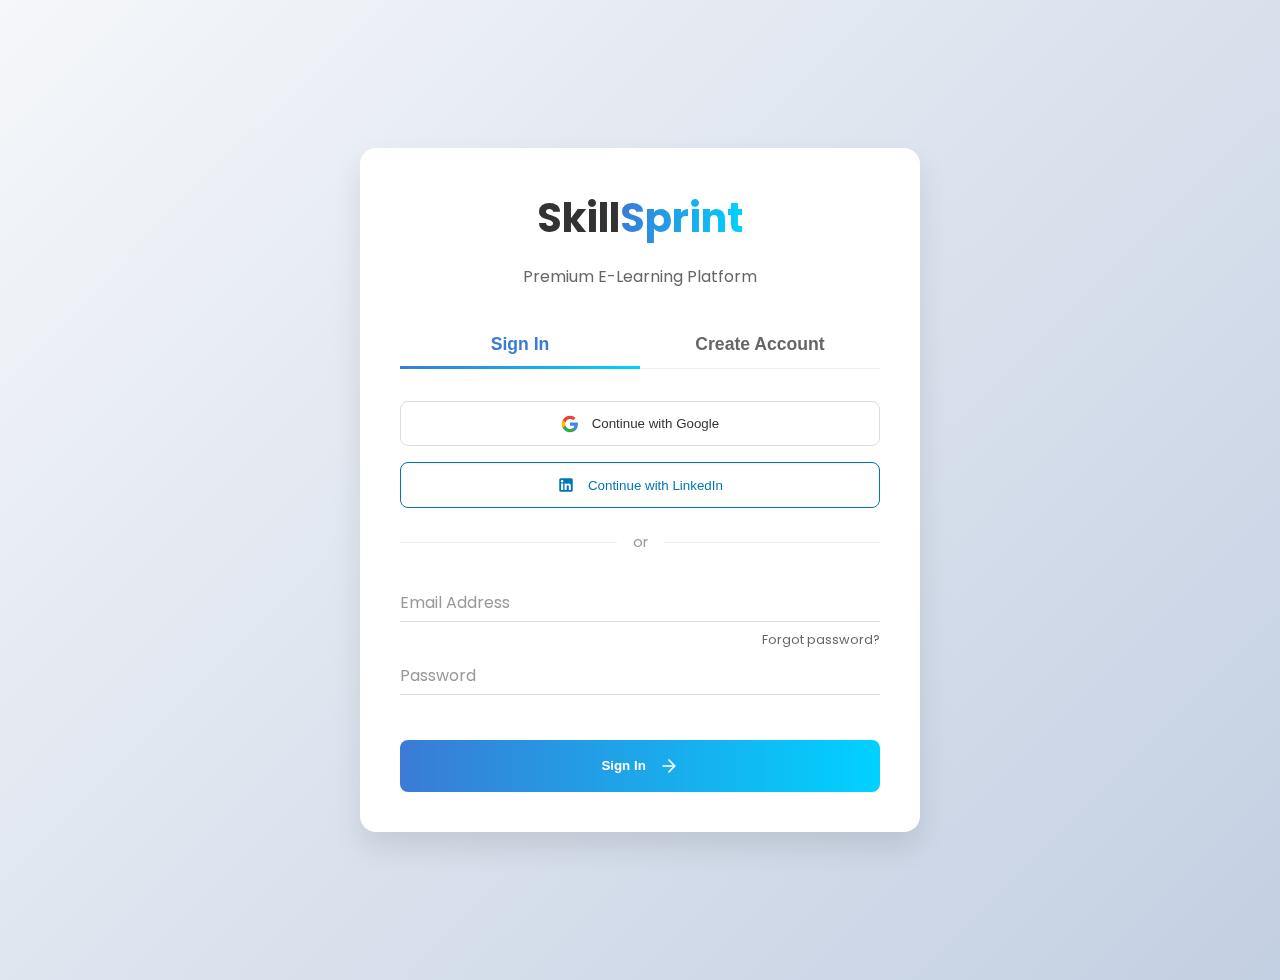
<file: login.html>
<!DOCTYPE html>
<html lang="en">
<head>
    <meta charset="UTF-8">
    <meta name="viewport" content="width=device-width, initial-scale=1.0">
    <title>Login | SkillSprint</title>
    <link rel="stylesheet" href="https://fonts.googleapis.com/css2?family=Poppins:wght@300;400;500;600;700&display=swap">
    <link rel="stylesheet" href="https://cdnjs.cloudflare.com/ajax/libs/font-awesome/6.0.0-beta3/css/all.min.css">
    <link href="https://unpkg.com/aos@2.3.1/dist/aos.css" rel="stylesheet">
    <link rel="stylesheet" href="login.css">
</head>
<body class="auth-page">
    <div class="auth-container">
        <!-- Logo -->
        <div class="auth-logo" data-aos="fade-down">
            <div class="logo">Skill<span>Sprint</span></div>
            <p>Premium E-Learning Platform</p>
        </div>

        <!-- Tabs -->
        <div class="auth-tabs" data-aos="fade-up">
            <button class="auth-tab active" data-tab="login">Sign In</button>
            <button class="auth-tab" data-tab="register">Create Account</button>
            <div class="active-indicator"></div>
        </div>

        <!-- Login Form -->
        <form class="auth-form active" id="loginForm" data-aos="fade-up" data-aos-delay="100">
            <div class="social-login">
                <button type="button" class="btn-social google">
                    <svg width="18" height="18" viewBox="0 0 24 24" fill="none" xmlns="http://www.w3.org/2000/svg">
                        <path d="M22.56 12.25c0-.78-.07-1.53-.2-2.25H12v4.26h5.92c-.26 1.37-1.04 2.53-2.21 3.31v2.77h3.57c2.08-1.92 3.28-4.74 3.28-8.09z" fill="#4285F4"/>
                        <path d="M12 23c2.97 0 5.46-.98 7.28-2.66l-3.57-2.77c-.98.66-2.23 1.06-3.71 1.06-2.86 0-5.29-1.93-6.16-4.53H2.18v2.84C3.99 20.53 7.7 23 12 23z" fill="#34A853"/>
                        <path d="M5.84 14.09c-.22-.66-.35-1.36-.35-2.09s.13-1.43.35-2.09V7.07H2.18C1.43 8.55 1 10.22 1 12s.43 3.45 1.18 4.93l2.85-2.22.81-.62z" fill="#FBBC05"/>
                        <path d="M12 5.38c1.62 0 3.06.56 4.21 1.64l3.15-3.15C17.45 2.09 14.97 1 12 1 7.7 1 3.99 3.47 2.18 7.07l3.66 2.84c.87-2.6 3.3-4.53 6.16-4.53z" fill="#EA4335"/>
                    </svg>
                    Continue with Google
                </button>
                <button type="button" class="btn-social linkedin">
                    <svg width="18" height="18" viewBox="0 0 24 24" fill="none" xmlns="http://www.w3.org/2000/svg">
                        <path d="M19 3a2 2 0 0 1 2 2v14a2 2 0 0 1-2 2H5a2 2 0 0 1-2-2V5a2 2 0 0 1 2-2h14m-.5 15.5v-5.3a3.26 3.26 0 0 0-3.26-3.26c-.85 0-1.84.52-2.32 1.3v-1.11h-2.79v8.37h2.79v-4.93c0-.77.62-1.4 1.39-1.4a1.4 1.4 0 0 1 1.4 1.4v4.93h2.79M6.88 8.56a1.68 1.68 0 0 0 1.68-1.68c0-.93-.75-1.69-1.68-1.69a1.69 1.69 0 0 0-1.69 1.69c0 .93.76 1.68 1.69 1.68m1.39 9.94v-8.37H5.5v8.37h2.77z" fill="currentColor"/>
                    </svg>
                    Continue with LinkedIn
                </button>
            </div>
            
            <div class="divider">
                <span>or</span>
            </div>

            <div class="form-group">
                <input type="email" id="loginEmail" required>
                <label for="loginEmail">Email Address</label>
                <div class="underline"></div>
            </div>
            
            <div class="form-group">
                <input type="password" id="loginPassword" required>
                <label for="loginPassword">Password</label>
                <div class="underline"></div>
                <a href="#forgot-password" class="forgot-password">Forgot password?</a>
            </div>
            
            <button type="submit" class="btn btn-primary btn-auth">
                <span>Sign In</span>
                <svg width="20" height="20" viewBox="0 0 24 24" fill="none" xmlns="http://www.w3.org/2000/svg">
                    <path d="M5 12H19M19 12L12 5M19 12L12 19" stroke="currentColor" stroke-width="2" stroke-linecap="round" stroke-linejoin="round"/>
                </svg>
            </button>
        </form>

        <!-- Registration Form -->
        <form class="auth-form" id="registerForm" data-aos="fade-up" data-aos-delay="100">
            <div class="form-group">
                <input type="text" id="registerName" required>
                <label for="registerName">Full Name</label>
                <div class="underline"></div>
            </div>
            
            <div class="form-group">
                <input type="email" id="registerEmail" required>
                <label for="registerEmail">Email Address</label>
                <div class="underline"></div>
            </div>
            
            <div class="form-group">
                <input type="password" id="registerPassword" required>
                <label for="registerPassword">Password</label>
                <div class="underline"></div>
                <div class="password-strength">
                    <span class="strength-bar"></span>
                    <span class="strength-bar"></span>
                    <span class="strength-bar"></span>
                    <span class="strength-text">Password Strength</span>
                </div>
            </div>
            
            <div class="form-group checkbox">
                <input type="checkbox" id="termsAgree" required>
                <label for="termsAgree">I agree to the <a href="#">Terms</a> and <a href="#">Privacy Policy</a></label>
            </div>
            
            <button type="submit" class="btn btn-primary btn-auth">
                <span>Create Account</span>
                <svg width="20" height="20" viewBox="0 0 24 24" fill="none" xmlns="http://www.w3.org/2000/svg">
                    <path d="M5 12H19M19 12L12 5M19 12L12 19" stroke="currentColor" stroke-width="2" stroke-linecap="round" stroke-linejoin="round"/>
                </svg>
            </button>
        </form>

        <!-- Forgot Password Modal -->
        <div class="modal" id="forgot-password">
            <div class="modal-content">
                <a href="#" class="modal-close">&times;</a>
                <h3>Reset Password</h3>
                <p>Enter your email to receive a reset link</p>
                <form id="forgotPasswordForm">
                    <div class="form-group">
                        <input type="email" id="resetEmail" required>
                        <label for="resetEmail">Email Address</label>
                        <div class="underline"></div>
                    </div>
                    <button type="submit" class="btn btn-primary">Send Reset Link</button>
                </form>
            </div>
        </div>
    </div>

    <script src="https://unpkg.com/aos@2.3.1/dist/aos.js"></script>
    <script src="login.js"></script>
</body>
</html>
</file>
<file: about.css>
/* About Hero Section */
.about-hero {
    background: linear-gradient(135deg, #667eea 0%, #764ba2 100%);
    color: white;
    padding: 8rem 0 6rem;
    text-align: center;
}

.about-hero-content h1 {
    font-size: 3.5rem;
    margin-bottom: 1rem;
}

.about-hero-content .hero-description {
    font-size: 1.25rem;
    max-width: 700px;
    margin: 0 auto;
    opacity: 0.9;
}

/* Our Story Section */
.our-story {
    padding: 6rem 0;
    background-color: #f9f9f9;
}

.timeline {
    position: relative;
    max-width: 800px;
    margin: 4rem auto 0;
}

.timeline::before {
    content: '';
    position: absolute;
    width: 4px;
    background-color: #667eea;
    top: 0;
    bottom: 0;
    left: 50%;
    transform: translateX(-50%);
}

.timeline-item {
    padding: 1rem 2rem;
    position: relative;
    width: 50%;
    box-sizing: border-box;
}

.timeline-item:nth-child(odd) {
    left: 0;
    text-align: right;
    padding-right: 4rem;
}

.timeline-item:nth-child(even) {
    left: 50%;
    padding-left: 4rem;
}

.timeline-year {
    background: #667eea;
    color: white;
    padding: 0.5rem 1rem;
    border-radius: 20px;
    display: inline-block;
    font-weight: 600;
    margin-bottom: 1rem;
}

.timeline-content {
    background: white;
    padding: 1.5rem;
    border-radius: 8px;
    box-shadow: 0 5px 15px rgba(0,0,0,0.05);
}

.timeline-item:nth-child(odd) .timeline-content {
    margin-right: 2rem;
}

.timeline-item:nth-child(even) .timeline-content {
    margin-left: 2rem;
}

.timeline-content h3 {
    color: #333;
    margin-bottom: 0.5rem;
}

/* Mission & Values */
.mission-values {
    padding: 6rem 0;
}

.values-grid {
    display: grid;
    grid-template-columns: repeat(auto-fit, minmax(250px, 1fr));
    gap: 2rem;
    margin-top: 3rem;
}

.value-card {
    background: white;
    border-radius: 8px;
    padding: 2rem;
    text-align: center;
    box-shadow: 0 5px 15px rgba(0,0,0,0.05);
    transition: transform 0.3s ease;
}

.value-card:hover {
    transform: translateY(-10px);
}

.value-icon {
    width: 70px;
    height: 70px;
    background: linear-gradient(135deg, #667eea 0%, #764ba2 100%);
    border-radius: 50%;
    display: flex;
    align-items: center;
    justify-content: center;
    margin: 0 auto 1.5rem;
    color: white;
    font-size: 1.5rem;
}

.value-card h3 {
    margin-bottom: 1rem;
    color: #333;
}

/* Team Section */
.team-section {
    padding: 6rem 0;
    background-color: #f9f9f9;
}

.team-grid {
    display: grid;
    grid-template-columns: repeat(auto-fit, minmax(250px, 1fr));
    gap: 2rem;
    margin-top: 3rem;
}

.team-card {
    background: white;
    border-radius: 8px;
    overflow: hidden;
    box-shadow: 0 5px 15px rgba(0,0,0,0.05);
    transition: transform 0.3s ease;
}

.team-card:hover {
    transform: translateY(-10px);
}

.team-image {
    position: relative;
    height: 250px;
    overflow: hidden;
}

.team-image img {
    width: 100%;
    height: 100%;
    object-fit: cover;
    transition: transform 0.5s ease;
}

.team-card:hover .team-image img {
    transform: scale(1.1);
}

.social-links {
    position: absolute;
    bottom: -50px;
    left: 0;
    width: 100%;
    background: rgba(102, 126, 234, 0.9);
    display: flex;
    justify-content: center;
    padding: 1rem;
    transition: bottom 0.3s ease;
}

.team-card:hover .social-links {
    bottom: 0;
}

.social-links a {
    color: white;
    margin: 0 0.5rem;
    font-size: 1.2rem;
}

.team-info {
    padding: 1.5rem;
    text-align: center;
}

.team-info h3 {
    margin-bottom: 0.5rem;
    color: #333;
}

.team-info p {
    color: #666;
    font-size: 0.9rem;
}

/* Stats Section */
.stats-section {
    padding: 4rem 0;
    background: linear-gradient(135deg, #667eea 0%, #764ba2 100%);
    color: white;
}

.stats-grid {
    display: grid;
    grid-template-columns: repeat(auto-fit, minmax(200px, 1fr));
    gap: 2rem;
    text-align: center;
}

.stat-card {
    padding: 2rem;
}

.stat-number {
    font-size: 3.5rem;
    font-weight: 700;
    margin-bottom: 0.5rem;
}

.stat-label {
    font-size: 1.2rem;
    opacity: 0.9;
}

/* Responsive Adjustments */
@media (max-width: 768px) {
    .timeline::before {
        left: 31px;
    }
    
    .timeline-item {
        width: 100%;
        padding-left: 70px;
        padding-right: 0;
        text-align: left;
    }
    
    .timeline-item:nth-child(odd),
    .timeline-item:nth-child(even) {
        left: 0;
        padding-left: 70px;
        padding-right: 0;
    }
    
    .timeline-item:nth-child(odd) .timeline-content,
    .timeline-item:nth-child(even) .timeline-content {
        margin: 0 0 2rem 2rem;
    }
    
    .about-hero-content h1 {
        font-size: 2.5rem;
    }
}
/* ===== Footer ===== */
footer {
    background-color: var(--darker);
    color: var(--white);
    padding: 80px 0 0;
}

.footer-content {
    display: grid;
    grid-template-columns: repeat(auto-fit, minmax(250px, 1fr));
    gap: 40px;
    margin-bottom: 60px;
}

.footer-section h3 {
    font-size: 1.3rem;
    margin-bottom: 25px;
    position: relative;
    padding-bottom: 10px;
}

.footer-section h3::after {
    content: '';
    position: absolute;
    bottom: 0;
    left: 0;
    width: 40px;
    height: 2px;
    background-color: var(--primary);
}

.footer-section p {
    color: #bbb;
    margin-bottom: 20px;
}

.footer-section ul li {
    margin-bottom: 12px;
}

.footer-section ul li a {
    color: #bbb;
    transition: var(--transition);
}

.footer-section ul li a:hover {
    color: var(--primary);
    padding-left: 5px;
}

.newsletter form {
    display: flex;
    margin-top: 15px;
}

.newsletter input {
    flex: 1;
    padding: 12px;
    border: none;
    border-radius: 4px 0 0 4px;
    font-family: 'Poppins', sans-serif;
}

.newsletter button {
    background-color: var(--primary);
    color: var(--white);
    border: none;
    padding: 0 15px;
    border-radius: 0 4px 4px 0;
    cursor: pointer;
    transition: var(--transition);
}

.newsletter button:hover {
    background-color: #2980b9;
}

.footer-bottom {
    padding: 20px 0;
    border-top: 1px solid rgba(255, 255, 255, 0.1);
    text-align: center;
    color: #bbb;
    font-size: 0.9rem;
}

.footer-payments {
    display: flex;
    justify-content: center;
    gap: 15px;
    margin-top: 15px;
    font-size: 1.5rem;
    color: #bbb;
}
</file>
<file: a.css>
/* ===== Modern Color Scheme ===== */
:root {
    --primary: #4F46E5;  /* Indigo */
    --primary-light: #6366F1;
    --secondary: #10B981; /* Emerald */
    --accent: #F59E0B;   /* Amber */
    --dark: #1F2937;
    --darker: #111827;
    --light: #F9FAFB;
    --white: #FFFFFF;
    --gray: #6B7280;
    --light-gray: #E5E7EB;
    --border-radius: 8px;
    --box-shadow: 0 5px 15px rgba(0, 0, 0, 0.1);
    --transition: all 0.3s ease;
}

/* ===== Base Reset ===== */
* {
    margin: 0;
    padding: 0;
    box-sizing: border-box;
}

html {
    scroll-behavior: smooth;
}

body {
    font-family: 'Poppins', sans-serif;
    line-height: 1.6;
    color: var(--dark);
    background-color: var(--light);
    overflow-x: hidden;
}

h1, h2, h3, h4, h5, h6 {
    font-weight: 600;
    line-height: 1.2;
}

p {
    color: var(--gray);
}

a {
    text-decoration: none;
    color: inherit;
    transition: var(--transition);
}

ul {
    list-style: none;
}

img {
    max-width: 100%;
    height: auto;
    display: block;
}

.container {
    width: 100%;
    max-width: 1200px;
    margin: 0 auto;
    padding: 0 20px;
}

.btn {
    display: inline-flex;
    align-items: center;
    justify-content: center;
    gap: 0.75rem;
    padding: 1rem 2rem;
    border-radius: 12px;
    font-weight: 600;
    font-size: 1.05rem;
    transition: var(--transition);
}

.btn-primary {
    background: var(--primary);
    color: var(--white);
    box-shadow: 0 4px 6px -1px rgba(79, 70, 229, 0.3);
}

.btn-primary:hover {
    background: var(--primary-light);
    transform: translateY(-3px);
    box-shadow: 0 20px 25px -5px rgba(79, 70, 229, 0.2);
}

.btn-secondary {
    background: transparent;
    color: var(--dark);
    border: 2px solid var(--light-gray);
}

.btn-secondary:hover {
    background: rgba(255, 255, 255, 0.5);
    border-color: var(--primary);
    color: var(--primary);
}

.section-title {
    font-size: 2.5rem;
    color: var(--darker);
    margin-bottom: 20px;
    position: relative;
    display: inline-block;
}

.section-title::after {
    content: '';
    position: absolute;
    bottom: -10px;
    left: 0;
    width: 60px;
    height: 4px;
    background-color: var(--primary);
    border-radius: 2px;
}

/* ===== Navigation Bar ===== */
.navbar {
    display: flex;
    justify-content: space-between;
    align-items: center;
    padding: 1.25rem 5%;
    position: fixed;
    width: 100%;
    top: 0;
    z-index: 1000;
    background: var(--white);
    box-shadow: 0 2px 10px rgba(0, 0, 0, 0.1);
    transition: var(--transition);
}

.navbar.scrolled {
    padding: 15px 5%;
    box-shadow: 0 4px 15px rgba(0, 0, 0, 0.15);
}

.logo {
    display: flex;
    align-items: center;
    gap: 0.75rem;
    font-size: 1.5rem;
    font-weight: 700;
    color: var(--darker);
}

.logo span {
    color: var(--primary);
}

.nav-links ul {
    display: flex;
    align-items: center;
    gap: 2rem;
}

.nav-links a {
    font-weight: 500;
    position: relative;
    padding: 5px 0;
}

.nav-links a::after {
    content: '';
    position: absolute;
    bottom: 0;
    left: 0;
    width: 0;
    height: 2px;
    background-color: var(--primary);
    transition: var(--transition);
}

.nav-links a:hover::after,
.nav-links a.active::after {
    width: 100%;
}

.nav-links a.active {
    color: var(--primary);
    font-weight: 600;
}

.btn-login {
    padding: 0.75rem 1.75rem;
    border-radius: 12px;
    background: var(--primary);
    color: var(--white);
    font-weight: 600;
    transition: var(--transition);
    box-shadow: 0 4px 6px -1px rgba(79, 70, 229, 0.2);
}

.btn-login:hover {
    background: var(--primary-light);
    transform: translateY(-2px);
    box-shadow: 0 10px 15px -3px rgba(79, 70, 229, 0.3);
}

.menu-icon {
    display: none;
    flex-direction: column;
    gap: 6px;
    cursor: pointer;
}

.menu-icon .bar {
    width: 28px;
    height: 3px;
    background: var(--dark);
    border-radius: 3px;
    transition: var(--transition);
}

.menu-icon.active .bar:nth-child(1) {
    transform: translateY(9px) rotate(45deg);
}

.menu-icon.active .bar:nth-child(2) {
    opacity: 0;
}

.menu-icon.active .bar:nth-child(3) {
    transform: translateY(-9px) rotate(-45deg);
}

/* ===== Hero Section ===== */
.hero {
    position: relative;
    width: 100%;
    min-height: 100vh;
    padding: 8rem 5% 6rem;
    display: flex;
    align-items: center;
}

.hero-container {
    width: 100%;
    max-width: 1400px;
    margin: 0 auto;
    display: grid;
    grid-template-columns: 1fr 1fr;
    gap: 4rem;
    align-items: center;
}

.hero-content {
    position: relative;
    z-index: 2;
}

.tagline {
    display: inline-flex;
    align-items: center;
    gap: 0.75rem;
    font-size: 0.95rem;
    font-weight: 600;
    color: var(--primary);
    margin-bottom: 1.5rem;
    padding: 0.5rem 1rem;
    background: rgba(79, 70, 229, 0.1);
    border-radius: 50px;
    text-transform: uppercase;
    letter-spacing: 0.05em;
}

.hero h1 {
    font-size: 3.5rem;
    font-weight: 800;
    line-height: 1.1;
    margin-bottom: 1.75rem;
    color: var(--darker);
}

.text-gradient {
    background: linear-gradient(90deg, var(--primary), var(--secondary));
    -webkit-background-clip: text;
    background-clip: text;
    color: transparent;
}

.hero-description {
    font-size: 1.25rem;
    color: var(--gray);
    margin-bottom: 2.5rem;
    max-width: 500px;
    line-height: 1.7;
}

.hero-cta {
    display: flex;
    gap: 1.5rem;
    margin-top: 2rem;
}

.hero-image {
    position: relative;
    width: 100%;
    height: 600px;
    border-radius: 24px;
    overflow: hidden;
    box-shadow: 0 25px 50px -12px rgba(0, 0, 0, 0.15);
}

.hero-image img {
    width: 100%;
    height: 100%;
    object-fit: cover;
}

.gradient-overlay {
    position: absolute;
    top: 0;
    left: 0;
    width: 100%;
    height: 100%;
    background: linear-gradient(to right, rgba(255,255,255,0.1) 0%, rgba(0,0,0,0.1) 100%);
}

/* Trust Bar */
.trust-bar {
    display: flex;
    gap: 3rem;
    background: var(--white);
    padding: 1.5rem 3rem;
    border-radius: 16px;
    box-shadow: 0 10px 15px -3px rgba(0, 0, 0, 0.1);
    margin-top: 3rem;
}

.trust-item {
    text-align: center;
}

.trust-value {
    font-size: 2rem;
    font-weight: 700;
    color: var(--primary);
    margin-bottom: 0.5rem;
}

.trust-label {
    font-size: 0.9rem;
    color: var(--gray);
    text-transform: uppercase;
    letter-spacing: 1px;
}

/* ===== About Section ===== */
.about-section {
    padding: 100px 0;
    background-color: var(--white);
}

.about-content {
    display: flex;
    align-items: center;
    gap: 50px;
}

.about-image {
    flex: 1;
    position: relative;
    border-radius: var(--border-radius);
    overflow: hidden;
    box-shadow: var(--box-shadow);
}

.about-image img {
    width: 100%;
    height: auto;
    transition: var(--transition);
}

.about-image:hover img {
    transform: scale(1.05);
}

.about-text {
    flex: 1;
}

.stats-container {
    display: flex;
    gap: 30px;
    margin: 40px 0;
}

.stat {
    text-align: center;
}

.stat h3 {
    font-size: 2.5rem;
    color: var(--primary);
    margin-bottom: 5px;
}

.stat p {
    font-size: 1rem;
    color: var(--gray);
}

/* ===== Courses Section ===== */
.courses-section {
    padding: 100px 0;
    background-color: #f5f7fa;
}

.courses-grid {
    display: grid;
    grid-template-columns: repeat(auto-fill, minmax(350px, 1fr));
    gap: 30px;
    margin-top: 50px;
}

.course-card {
    background: var(--white);
    border-radius: var(--border-radius);
    overflow: hidden;
    box-shadow: 0 5px 15px rgba(0, 0, 0, 0.05);
    transition: var(--transition);
    position: relative;
}

.course-card:hover {
    transform: translateY(-10px);
    box-shadow: 0 15px 30px rgba(0, 0, 0, 0.1);
}

.course-badge {
    position: absolute;
    top: 15px;
    right: 15px;
    background-color: var(--accent);
    color: var(--white);
    padding: 5px 15px;
    border-radius: 30px;
    font-size: 0.8rem;
    font-weight: 600;
    z-index: 1;
}

.course-card img {
    width: 100%;
    height: 200px;
    object-fit: cover;
}

.course-content {
    padding: 20px;
}

.course-info {
    display: flex;
    justify-content: space-between;
    margin-bottom: 15px;
    font-size: 0.9rem;
}

.course-level {
    background-color: #e1f5fe;
    color: #0288d1;
    padding: 3px 10px;
    border-radius: 30px;
    font-weight: 500;
}

.course-duration {
    color: var(--gray);
}

.course-card h3 {
    font-size: 1.4rem;
    margin-bottom: 10px;
    color: var(--darker);
}

.course-card p {
    font-size: 0.95rem;
    margin-bottom: 20px;
}

.course-footer {
    display: flex;
    justify-content: space-between;
    align-items: center;
    padding-top: 15px;
    border-top: 1px solid #eee;
}

.course-rating {
    color: #f39c12;
    font-weight: 500;
}

.course-rating span {
    color: var(--gray);
    margin-left: 5px;
}

/* ===== Features Section ===== */
.features-section {
    padding: 100px 0;
    background-color: var(--white);
}

.features-grid {
    display: grid;
    grid-template-columns: repeat(auto-fill, minmax(300px, 1fr));
    gap: 30px;
    margin-top: 50px;
}

.feature-card {
    background: #f9f9f9;
    border-radius: var(--border-radius);
    padding: 40px 30px;
    text-align: center;
    transition: var(--transition);
    border: 1px solid #eee;
}

.feature-card:hover {
    transform: translateY(-10px);
    box-shadow: var(--box-shadow);
    background: var(--white);
    border-color: transparent;
}

.feature-icon {
    width: 80px;
    height: 80px;
    background: linear-gradient(135deg, var(--primary), #56c5ff);
    border-radius: 50%;
    display: flex;
    align-items: center;
    justify-content: center;
    margin: 0 auto 25px;
    color: var(--white);
    font-size: 1.8rem;
}

.feature-card h3 {
    font-size: 1.4rem;
    margin-bottom: 15px;
    color: var(--darker);
}

/* ===== Testimonials Section ===== */
.testimonials-section {
    padding: 100px 0;
    background-color: #f5f7fa;
}

.testimonials-slider {
    max-width: 800px;
    margin: 50px auto 0;
    position: relative;
}

.testimonial-card {
    background: var(--white);
    border-radius: var(--border-radius);
    padding: 40px;
    box-shadow: var(--box-shadow);
    text-align: center;
    display: none;
}

.testimonial-card.active {
    display: block;
    animation: fadeIn 0.5s ease;
}

@keyframes fadeIn {
    from { opacity: 0; }
    to { opacity: 1; }
}

.testimonial-content {
    font-size: 1.1rem;
    font-style: italic;
    color: var(--gray);
    margin-bottom: 30px;
    position: relative;
}

.testimonial-author {
    display: flex;
    align-items: center;
    justify-content: center;
    gap: 15px;
}

.testimonial-author img {
    width: 60px;
    height: 60px;
    border-radius: 50%;
    object-fit: cover;
    border: 3px solid var(--primary);
}

.testimonial-author h4 {
    font-size: 1.1rem;
    color: var(--darker);
    margin-bottom: 5px;
}

.testimonial-author span {
    font-size: 0.9rem;
    color: var(--gray);
}

.testimonial-nav {
    display: flex;
    justify-content: center;
    align-items: center;
    gap: 20px;
    margin-top: 30px;
}

.testimonial-prev,
.testimonial-next {
    background: none;
    border: none;
    color: var(--primary);
    font-size: 1.5rem;
    cursor: pointer;
    transition: var(--transition);
}

.testimonial-prev:hover,
.testimonial-next:hover {
    color: var(--darker);
}

.testimonial-dots {
    display: flex;
    gap: 10px;
}

.testimonial-dot {
    width: 12px;
    height: 12px;
    border-radius: 50%;
    background: #ddd;
    cursor: pointer;
    transition: var(--transition);
}

.testimonial-dot.active {
    background: var(--primary);
    transform: scale(1.2);
}

/* ===== CTA Section ===== */
.cta-section {
    padding: 80px 0;
    background: linear-gradient(135deg, var(--primary), #56c5ff);
    color: var(--white);
    text-align: center;
}

.cta-content h2 {
    font-size: 2.5rem;
    margin-bottom: 20px;
}

.cta-content p {
    font-size: 1.2rem;
    color: rgba(255, 255, 255, 0.9);
    max-width: 700px;
    margin: 0 auto 30px;
}

/* ===== Contact Section ===== */
.contact-section {
    padding: 100px 0;
    background-color: var(--white);
}

.contact-content {
    display: flex;
    gap: 50px;
    margin-top: 50px;
}

.contact-info {
    flex: 1;
}

.contact-info h3 {
    font-size: 1.8rem;
    margin-bottom: 20px;
    color: var(--darker);
}

.contact-details {
    margin: 30px 0;
}

.contact-details li {
    display: flex;
    align-items: center;
    gap: 15px;
    margin-bottom: 20px;
}

.contact-details i {
    width: 40px;
    height: 40px;
    background-color: #e3f2fd;
    color: var(--primary);
    border-radius: 50%;
    display: flex;
    align-items: center;
    justify-content: center;
    font-size: 1rem;
}

.social-links {
    display: flex;
    gap: 15px;
    margin-top: 30px;
}

.social-links a {
    width: 40px;
    height: 40px;
    background-color: #f5f5f5;
    color: var(--darker);
    border-radius: 50%;
    display: flex;
    align-items: center;
    justify-content: center;
    transition: var(--transition);
}

.social-links a:hover {
    background-color: var(--primary);
    color: var(--white);
    transform: translateY(-5px);
}

.contact-form {
    flex: 1;
    background: #f9f9f9;
    padding: 40px;
    border-radius: var(--border-radius);
    box-shadow: var(--box-shadow);
}

.form-group {
    margin-bottom: 20px;
}

.form-group input,
.form-group textarea {
    width: 100%;
    padding: 12px 15px;
    border: 1px solid #ddd;
    border-radius: var(--border-radius);
    font-family: 'Poppins', sans-serif;
    font-size: 1rem;
    transition: var(--transition);
}

.form-group input:focus,
.form-group textarea:focus {
    outline: none;
    border-color: var(--primary);
    box-shadow: 0 0 0 3px rgba(79, 70, 229, 0.2);
}

.form-group textarea {
    resize: vertical;
    min-height: 120px;
}

/* ===== Footer ===== */
footer {
    background-color: var(--darker);
    color: var(--white);
    padding: 80px 0 0;
}

.footer-content {
    display: grid;
    grid-template-columns: repeat(auto-fit, minmax(250px, 1fr));
    gap: 40px;
    margin-bottom: 60px;
}

.footer-section h3 {
    font-size: 1.3rem;
    margin-bottom: 25px;
    position: relative;
    padding-bottom: 10px;
}

.footer-section h3::after {
    content: '';
    position: absolute;
    bottom: 0;
    left: 0;
    width: 40px;
    height: 2px;
    background-color: var(--primary);
}

.footer-section p {
    color: #bbb;
    margin-bottom: 20px;
}

.footer-section ul li {
    margin-bottom: 12px;
}

.footer-section ul li a {
    color: #bbb;
    transition: var(--transition);
}

.footer-section ul li a:hover {
    color: var(--primary);
    padding-left: 5px;
}

.newsletter form {
    display: flex;
    margin-top: 15px;
}

.newsletter input {
    flex: 1;
    padding: 12px;
    border: none;
    border-radius: 4px 0 0 4px;
    font-family: 'Poppins', sans-serif;
}

.newsletter button {
    background-color: var(--primary);
    color: var(--white);
    border: none;
    padding: 0 15px;
    border-radius: 0 4px 4px 0;
    cursor: pointer;
    transition: var(--transition);
}

.newsletter button:hover {
    background-color: #2980b9;
}

.footer-bottom {
    padding: 20px 0;
    border-top: 1px solid rgba(255, 255, 255, 0.1);
    text-align: center;
    color: #bbb;
    font-size: 0.9rem;
}

.footer-payments {
    display: flex;
    justify-content: center;
    gap: 15px;
    margin-top: 15px;
    font-size: 1.5rem;
    color: #bbb;
}

/* ===== Back to Top Button ===== */
#backToTop {
    position: fixed;
    bottom: 30px;
    right: 30px;
    width: 50px;
    height: 50px;
    background-color: var(--primary);
    color: var(--white);
    border: none;
    border-radius: 50%;
    font-size: 1.2rem;
    cursor: pointer;
    display: none;
    z-index: 99;
    transition: var(--transition);
    box-shadow: 0 2px 10px rgba(0, 0, 0, 0.2);
}

#backToTop:hover {
    background-color: var(--darker);
    transform: translateY(-5px);
}

/* ===== Responsive Design ===== */
@media (max-width: 1200px) {
    .hero h1 {
        font-size: 3rem;
    }
    
    .hero-container {
        gap: 2rem;
    }
}

@media (max-width: 992px) {
    .nav-links ul {
        position: fixed;
        top: 70px;
        left: -100%;
        width: 100%;
        height: calc(100vh - 70px);
        background: var(--white);
        flex-direction: column;
        align-items: center;
        justify-content: center;
        gap: 30px;
        transition: var(--transition);
        z-index: 999;
    }
    
    .nav-links ul.active {
        left: 0;
    }
    
    .menu-icon {
        display: flex;
    }
    
    .hero-container {
        grid-template-columns: 1fr;
        text-align: center;
    }
    
    .hero-content {
        margin-bottom: 3rem;
    }
    
    .hero-description {
        margin-left: auto;
        margin-right: auto;
    }
    
    .hero-cta {
        justify-content: center;
    }
    
    .hero-image {
        height: 500px;
    }
    
    .trust-bar {
        justify-content: center;
        width: 100%;
    }
    
    .about-content {
        flex-direction: column;
    }
    
    .contact-content {
        flex-direction: column;
    }
}

@media (max-width: 768px) {
    .hero h1 {
        font-size: 2.5rem;
    }
    
    .hero-description {
        font-size: 1.1rem;
    }
    
    .hero-cta {
        flex-direction: column;
        gap: 1rem;
    }
    
    .stats-container {
        flex-direction: column;
        gap: 20px;
    }
    
    .section-title {
        font-size: 2rem;
    }
}

@media (max-width: 576px) {
    .hero h1 {
        font-size: 2rem;
    }
    
    .tagline {
        font-size: 0.85rem;
    }
    
    .hero {
        padding: 6rem 5% 4rem;
    }
    
    .hero-image {
        height: 400px;
    }
    
    .courses-grid {
        grid-template-columns: 1fr;
    }
}
/* Mobile Menu Styles */
/* Mobile Menu Styles */
.menu-icon {
    display: none;
    flex-direction: column;
    justify-content: space-between;
    width: 30px;
    height: 21px;
    cursor: pointer;
    z-index: 1001;
}

.menu-icon .bar {
    height: 3px;
    width: 100%;
    background: #333;
    border-radius: 3px;
    transition: all 0.3s ease;
}

/* Responsive Menu */
@media (max-width: 992px) {
    .menu-icon {
        display: flex;
    }
    
    .nav-links {
        position: fixed;
        top: 80px;
        left: -100%;
        width: 100%;
        height: calc(100vh - 80px);
        background: white;
        flex-direction: column;
        padding: 40px 30px;
        box-shadow: 0 5px 15px rgba(0,0,0,0.1);
        transition: left 0.3s ease;
        overflow-y: auto;
    }
    
    .nav-links.active {
        left: 0;
    }
    
    .nav-links ul {
        flex-direction: column;
        gap: 2rem;
    }
    
    .btn-login {
        margin-top: 1rem;
    }
    
    .menu-icon.active .bar:nth-child(1) {
        transform: translateY(9px) rotate(45deg);
    }
    
    .menu-icon.active .bar:nth-child(2) {
        opacity: 0;
    }
    
    .menu-icon.active .bar:nth-child(3) {
        transform: translateY(-9px) rotate(-45deg);
    }
    
    body.menu-open {
        overflow: hidden;
    }
}
/* Mobile Menu Styles */
@media (max-width: 992px) {
    .nav-links {
        position: fixed;
        top: 80px;
        left: -100%;
        width: 100%;
        height: calc(100vh - 80px);
        background: white;
        padding: 40px 30px;
        box-shadow: 0 5px 15px rgba(0,0,0,0.1);
        transition: left 0.3s ease;
        overflow-y: auto;
        z-index: 998;
    }
    
    .nav-links.active {
        left: 0;
    }
    
    .nav-links ul {
        flex-direction: column;
        gap: 2rem;
    }
    
    .menu-icon {
        display: flex;
        z-index: 999;
    }
    
    body.menu-open {
        overflow: hidden;
    }
}

/* Add this to your CSS */
@media (max-width: 992px) {
    body.menu-open {
        overflow: hidden;
        position: fixed;
        width: 100%;
        height: 100%;
    }
}
</file>
<file: blog.css>
/* Blog Page Styles */
.blog-hero {
    background: linear-gradient(135deg, #3a7bd5 0%, #00d2ff 100%);
    color: white;
    padding: 8rem 0 5rem;
    text-align: center;
}

.blog-hero h1 {
    font-size: 3.5rem;
    margin-bottom: 1rem;
}

.search-bar {
    max-width: 600px;
    margin: 2rem auto 0;
    position: relative;
}

.search-bar input {
    width: 100%;
    padding: 1rem 2rem;
    border-radius: 50px;
    border: none;
    font-size: 1rem;
    box-shadow: 0 5px 15px rgba(0,0,0,0.1);
}

.search-bar button {
    position: absolute;
    right: 20px;
    top: 50%;
    transform: translateY(-50%);
    background: none;
    border: none;
    color: #3a7bd5;
    font-size: 1.2rem;
    cursor: pointer;
}

/* Featured Post */
.featured-post {
    padding: 3rem 0;
}

.featured-card {
    display: grid;
    grid-template-columns: 1fr 1fr;
    gap: 3rem;
    background: white;
    border-radius: 10px;
    overflow: hidden;
    box-shadow: 0 10px 30px rgba(0,0,0,0.1);
}

.featured-image {
    position: relative;
}

.featured-image img {
    width: 100%;
    height: 100%;
    object-fit: cover;
}

.badge {
    position: absolute;
    top: 20px;
    left: 20px;
    background: #ff4757;
    color: white;
    padding: 0.3rem 1rem;
    border-radius: 5px;
    font-size: 0.9rem;
    font-weight: 600;
}

.featured-content {
    padding: 3rem 2rem;
}

.featured-content .meta {
    display: flex;
    gap: 1rem;
    margin-bottom: 1rem;
    color: #666;
    font-size: 0.9rem;
}

.featured-content .category {
    color: #3a7bd5;
    font-weight: 600;
}

.featured-content h2 {
    font-size: 2rem;
    margin-bottom: 1.5rem;
    line-height: 1.3;
}

.btn-read {
    display: inline-flex;
    align-items: center;
    gap: 0.5rem;
    color: #3a7bd5;
    font-weight: 600;
    margin-top: 1.5rem;
}

/* Blog Layout */
.blog-main {
    padding: 3rem 0 5rem;
}

.blog-main .container {
    display: grid;
    grid-template-columns: 300px 1fr;
    gap: 3rem;
}

.blog-sidebar {
    position: sticky;
    top: 100px;
    align-self: start;
}

.categories {
    list-style: none;
    padding: 0;
    margin: 1.5rem 0 2rem;
}

.categories li {
    margin-bottom: 0.8rem;
}

.categories a {
    display: block;
    padding: 0.5rem 0;
    color: #555;
    transition: all 0.3s ease;
}

.categories a:hover, .categories li.active a {
    color: #3a7bd5;
    font-weight: 600;
    transform: translateX(5px);
}

.tags {
    display: flex;
    flex-wrap: wrap;
    gap: 0.5rem;
    margin: 1.5rem 0 2rem;
}

.tags a {
    background: #f0f7ff;
    color: #3a7bd5;
    padding: 0.3rem 0.8rem;
    border-radius: 50px;
    font-size: 0.8rem;
    transition: all 0.3s ease;
}

.tags a:hover {
    background: #3a7bd5;
    color: white;
}

.resource-card {
    background: white;
    border-radius: 8px;
    padding: 1.5rem;
    margin-top: 1rem;
    box-shadow: 0 5px 15px rgba(0,0,0,0.05);
    text-align: center;
}

.resource-card i {
    font-size: 2.5rem;
    color: #ff4757;
    margin-bottom: 1rem;
}

.resource-card h4 {
    margin-bottom: 1rem;
}

.btn-download {
    display: inline-block;
    background: #3a7bd5;
    color: white;
    padding: 0.5rem 1.5rem;
    border-radius: 50px;
    font-size: 0.9rem;
    transition: all 0.3s ease;
}

.btn-download:hover {
    background: #2a5db0;
}

/* Blog Grid */
.blog-grid {
    display: grid;
    grid-template-columns: repeat(auto-fill, minmax(350px, 1fr));
    gap: 2rem;
}

.blog-card {
    background: white;
    border-radius: 8px;
    overflow: hidden;
    box-shadow: 0 5px 15px rgba(0,0,0,0.05);
    transition: all 0.3s ease;
}

.blog-card:hover {
    transform: translateY(-10px);
    box-shadow: 0 15px 30px rgba(0,0,0,0.1);
}

.blog-image {
    position: relative;
    height: 200px;
    overflow: hidden;
}

.blog-image img {
    width: 100%;
    height: 100%;
    object-fit: cover;
    transition: transform 0.5s ease;
}

.blog-card:hover .blog-image img {
    transform: scale(1.1);
}

.category-badge {
    position: absolute;
    bottom: 20px;
    left: 20px;
    background: rgba(58, 123, 213, 0.9);
    color: white;
    padding: 0.3rem 1rem;
    border-radius: 5px;
    font-size: 0.8rem;
}

.blog-content {
    padding: 1.5rem;
}

.blog-content .meta {
    display: flex;
    justify-content: space-between;
    color: #666;
    font-size: 0.8rem;
    margin-bottom: 1rem;
}

.blog-content h3 {
    margin-bottom: 1rem;
    line-height: 1.4;
}

.blog-content p {
    color: #555;
    margin-bottom: 1.5rem;
}

.blog-content .footer {
    display: flex;
    justify-content: space-between;
    align-items: center;
}

.read-time {
    color: #666;
    font-size: 0.8rem;
}

/* Newsletter CTA */
.newsletter-cta {
    background: linear-gradient(135deg, #667eea 0%, #764ba2 100%);
    color: white;
    padding: 5rem 0;
    text-align: center;
}

.newsletter-cta h2 {
    margin-bottom: 1rem;
}

.newsletter-form {
    max-width: 500px;
    margin: 2rem auto 0;
    display: flex;
}

.newsletter-form input {
    flex: 1;
    padding: 1rem;
    border: none;
    border-radius: 5px 0 0 5px;
    font-size: 1rem;
}

.newsletter-form button {
    background: #ff4757;
    color: white;
    border: none;
    padding: 0 2rem;
    border-radius: 0 5px 5px 0;
    font-weight: 600;
    cursor: pointer;
    transition: all 0.3s ease;
}

.newsletter-form button:hover {
    background: #ff6b81;
}

/* Responsive Adjustments */
@media (max-width: 1024px) {
    .featured-card {
        grid-template-columns: 1fr;
    }
    
    .blog-main .container {
        grid-template-columns: 1fr;
    }
    
    .blog-sidebar {
        position: static;
        order: 2;
    }
}

@media (max-width: 768px) {
    .blog-hero h1 {
        font-size: 2.5rem;
    }
    
    .newsletter-form {
        flex-direction: column;
    }
    
    .newsletter-form input,
    .newsletter-form button {
        width: 100%;
        border-radius: 5px;
    }
    
    .newsletter-form button {
        margin-top: 1rem;
        padding: 1rem;
    }
}
</file>
<file: contact.css>
/* Contact Page Styles */
.contact-hero {
    background: linear-gradient(135deg, #3a7bd5 0%, #00d2ff 100%);
    color: white;
    padding: 8rem 0 5rem;
    text-align: center;
}

.contact-hero h1 {
    font-size: 3.5rem;
    margin-bottom: 1rem;
}

/* Contact Cards */
.contact-cards {
    display: grid;
    grid-template-columns: repeat(auto-fit, minmax(300px, 1fr));
    gap: 2rem;
    margin: 3rem 0 5rem;
}

.contact-card {
    background: white;
    border-radius: 10px;
    padding: 2rem;
    text-align: center;
    box-shadow: 0 5px 15px rgba(0,0,0,0.05);
    transition: transform 0.3s ease;
}

.contact-card:hover {
    transform: translateY(-10px);
}

.contact-icon {
    width: 70px;
    height: 70px;
    background: linear-gradient(135deg, #3a7bd5 0%, #00d2ff 100%);
    border-radius: 50%;
    display: flex;
    align-items: center;
    justify-content: center;
    margin: 0 auto 1.5rem;
    color: white;
    font-size: 1.5rem;
}

.contact-card h3 {
    margin-bottom: 1rem;
}

.contact-card p {
    color: #666;
    margin-bottom: 1.5rem;
    line-height: 1.6;
}

.map-link, .email-link, .call-link {
    display: inline-flex;
    align-items: center;
    gap: 0.5rem;
    color: #3a7bd5;
    font-weight: 600;
    transition: all 0.3s ease;
}

.map-link:hover, .email-link:hover, .call-link:hover {
    color: #2a5db0;
    gap: 0.8rem;
}

/* Contact Form and Map */
.contact-content {
    display: grid;
    grid-template-columns: 1fr 1fr;
    gap: 3rem;
    margin-bottom: 5rem;
}

.contact-form {
    background: white;
    border-radius: 10px;
    padding: 2rem;
    box-shadow: 0 5px 15px rgba(0,0,0,0.05);
}

.contact-form h2 {
    margin-bottom: 2rem;
    color: #333;
}

.form-group {
    position: relative;
    margin-bottom: 2rem;
}

.form-group input, .form-group textarea {
    width: 100%;
    padding: 0.5rem 0;
    border: none;
    border-bottom: 1px solid #ddd;
    font-size: 1rem;
    transition: all 0.3s ease;
}

.form-group input:focus, .form-group textarea:focus {
    outline: none;
    border-bottom-color: #3a7bd5;
}

.form-group label {
    position: absolute;
    left: 0;
    top: 0.5rem;
    color: #999;
    pointer-events: none;
    transition: all 0.3s ease;
}

.form-group input:focus + label,
.form-group input:valid + label,
.form-group textarea:focus + label,
.form-group textarea:valid + label {
    top: -1.2rem;
    font-size: 0.8rem;
    color: #3a7bd5;
}

.underline {
    position: absolute;
    bottom: 0;
    left: 0;
    width: 0;
    height: 2px;
    background: #3a7bd5;
    transition: width 0.3s ease;
}

.form-group input:focus ~ .underline,
.form-group textarea:focus ~ .underline {
    width: 100%;
}

.btn-submit {
    display: inline-flex;
    align-items: center;
    gap: 0.8rem;
    background: linear-gradient(135deg, #3a7bd5 0%, #00d2ff 100%);
    color: white;
    border: none;
    padding: 1rem 2rem;
    border-radius: 50px;
    font-size: 1rem;
    cursor: pointer;
    transition: all 0.3s ease;
}

.btn-submit:hover {
    transform: translateY(-3px);
    box-shadow: 0 5px 15px rgba(58, 123, 213, 0.4);
}

.contact-map {
    border-radius: 10px;
    overflow: hidden;
    box-shadow: 0 5px 15px rgba(0,0,0,0.05);
    height: 100%;
}

.contact-map iframe {
    width: 100%;
    height: 100%;
    min-height: 500px;
    border: none;
}

/* FAQ Section */
.faq-section {
    padding: 5rem 0;
    background: #f9f9f9;
}

.faq-grid {
    max-width: 800px;
    margin: 3rem auto 0;
}

.faq-item {
    background: white;
    border-radius: 8px;
    margin-bottom: 1rem;
    overflow: hidden;
    box-shadow: 0 3px 10px rgba(0,0,0,0.05);
}

.faq-question {
    width: 100%;
    display: flex;
    justify-content: space-between;
    align-items: center;
    padding: 1.5rem;
    background: none;
    border: none;
    text-align: left;
    font-size: 1.1rem;
    font-weight: 600;
    color: #333;
    cursor: pointer;
}

.faq-question i {
    transition: transform 0.3s ease;
}

.faq-item.active .faq-question i {
    transform: rotate(180deg);
}

.faq-answer {
    max-height: 0;
    overflow: hidden;
    transition: max-height 0.3s ease;
    padding: 0 1.5rem;
}

.faq-item.active .faq-answer {
    max-height: 200px;
    padding: 0 1.5rem 1.5rem;
}

.faq-answer p {
    color: #666;
    line-height: 1.6;
}

.support-cta {
    text-align: center;
    margin-top: 4rem;
}

.support-cta h3 {
    margin-bottom: 0.5rem;
}

.support-cta p {
    color: #666;
    margin-bottom: 1.5rem;
}

.btn-support {
    display: inline-block;
    background: #3a7bd5;
    color: white;
    padding: 0.8rem 2rem;
    border-radius: 50px;
    font-weight: 600;
    transition: all 0.3s ease;
}

.btn-support:hover {
    background: #2a5db0;
    transform: translateY(-3px);
    box-shadow: 0 5px 15px rgba(58, 123, 213, 0.3);
}

/* Responsive Adjustments */
@media (max-width: 1024px) {
    .contact-content {
        grid-template-columns: 1fr;
    }
    
    .contact-map iframe {
        min-height: 400px;
    }
}

@media (max-width: 768px) {
    .contact-hero h1 {
        font-size: 2.5rem;
    }
    
    .contact-cards {
        grid-template-columns: 1fr;
    }
}
/* ===== Footer ===== */
footer {
    background-color: var(--darker);
    color: var(--white);
    padding: 80px 0 0;
}

.footer-content {
    display: grid;
    grid-template-columns: repeat(auto-fit, minmax(250px, 1fr));
    gap: 40px;
    margin-bottom: 60px;
}

.footer-section h3 {
    font-size: 1.3rem;
    margin-bottom: 25px;
    position: relative;
    padding-bottom: 10px;
}

.footer-section h3::after {
    content: '';
    position: absolute;
    bottom: 0;
    left: 0;
    width: 40px;
    height: 2px;
    background-color: var(--primary);
}

.footer-section p {
    color: #bbb;
    margin-bottom: 20px;
}

.footer-section ul li {
    margin-bottom: 12px;
}

.footer-section ul li a {
    color: #bbb;
    transition: var(--transition);
}

.footer-section ul li a:hover {
    color: var(--primary);
    padding-left: 5px;
}

.newsletter form {
    display: flex;
    margin-top: 15px;
}

.newsletter input {
    flex: 1;
    padding: 12px;
    border: none;
    border-radius: 4px 0 0 4px;
    font-family: 'Poppins', sans-serif;
}

.newsletter button {
    background-color: var(--primary);
    color: var(--white);
    border: none;
    padding: 0 15px;
    border-radius: 0 4px 4px 0;
    cursor: pointer;
    transition: var(--transition);
}

.newsletter button:hover {
    background-color: #2980b9;
}

.footer-bottom {
    padding: 20px 0;
    border-top: 1px solid rgba(255, 255, 255, 0.1);
    text-align: center;
    color: #bbb;
    font-size: 0.9rem;
}

.footer-payments {
    display: flex;
    justify-content: center;
    gap: 15px;
    margin-top: 15px;
    font-size: 1.5rem;
    color: #bbb;
}
</file>
<file: instruction.css>
/* Instructors Page Styles */
.instructors-hero {
    background: linear-gradient(135deg, #3a7bd5 0%, #00d2ff 100%);
    color: white;
    padding: 8rem 0 5rem;
    text-align: center;
}

.instructors-hero h1 {
    font-size: 3.5rem;
    margin-bottom: 1rem;
}

/* Accreditations */
.accreditations {
    padding: 5rem 0;
    background: #f9f9f9;
}

.badges-grid {
    display: grid;
    grid-template-columns: repeat(auto-fit, minmax(200px, 1fr));
    gap: 2rem;
    margin-top: 3rem;
}

.badge-item {
    background: white;
    padding: 2rem;
    border-radius: 8px;
    text-align: center;
    box-shadow: 0 5px 15px rgba(0,0,0,0.05);
    transition: transform 0.3s ease;
}

.badge-item:hover {
    transform: translateY(-10px);
}

.badge-item img {
    height: 80px;
    width: auto;
    margin-bottom: 1rem;
}

/* Partnerships */
.partnerships {
    padding: 5rem 0;
}

.partners-grid {
    display: grid;
    grid-template-columns: repeat(auto-fit, minmax(300px, 1fr));
    gap: 2rem;
    margin-top: 3rem;
}

.partner-card {
    background: white;
    border-radius: 8px;
    padding: 2rem;
    box-shadow: 0 5px 15px rgba(0,0,0,0.05);
    text-align: center;
}

.partner-card img {
    height: 60px;
    width: auto;
    margin-bottom: 1rem;
}

/* Instructors Grid */
.instructors-section {
    padding: 5rem 0;
    background: #f9f9f9;
}

.filter-buttons {
    display: flex;
    flex-wrap: wrap;
    gap: 1rem;
    justify-content: center;
    margin: 2rem 0 3rem;
}

.filter-btn {
    background: white;
    border: 1px solid #ddd;
    padding: 0.5rem 1.5rem;
    border-radius: 50px;
    cursor: pointer;
    transition: all 0.3s ease;
}

.filter-btn.active, .filter-btn:hover {
    background: #3a7bd5;
    color: white;
    border-color: #3a7bd5;
}

.instructors-grid {
    display: grid;
    grid-template-columns: repeat(auto-fill, minmax(350px, 1fr));
    gap: 2rem;
}

.instructor-card {
    background: white;
    border-radius: 8px;
    overflow: hidden;
    box-shadow: 0 5px 15px rgba(0,0,0,0.05);
    transition: transform 0.3s ease;
}

.instructor-card:hover {
    transform: translateY(-10px);
}

.instructor-image {
    position: relative;
    height: 250px;
    overflow: hidden;
}

.instructor-image img {
    width: 100%;
    height: 100%;
    object-fit: fill;
}

.experience-badge {
    position: absolute;
    bottom: 20px;
    left: 20px;
    background: rgba(58, 123, 213, 0.9);
    color: white;
    padding: 0.3rem 1rem;
    border-radius: 50px;
    font-size: 0.9rem;
}

.instructor-info {
    padding: 1.5rem;
}

.instructor-info h3 {
    margin-bottom: 0.5rem;
}

.title {
    color: #666;
    font-size: 0.9rem;
    margin-bottom: 1rem;
}

.specialties {
    display: flex;
    flex-wrap: wrap;
    gap: 0.5rem;
    margin: 1rem 0;
}

.specialties span {
    background: #f0f7ff;
    color: #3a7bd5;
    padding: 0.3rem 0.8rem;
    border-radius: 50px;
    font-size: 0.8rem;
}

.rating {
    display: flex;
    align-items: center;
    gap: 0.5rem;
    color: #ffb400;
    margin: 1rem 0;
}

.company-logos {
    display: flex;
    gap: 1rem;
    margin-top: 1rem;
}

.company-logos img {
    height: 30px;
    width: auto;
    opacity: 0.8;
}

/* Placements Section */
.placements-section {
    padding: 5rem 0;
}

.companies-grid {
    display: grid;
    grid-template-columns: repeat(auto-fill, minmax(200px, 1fr));
    gap: 2rem;
    margin: 3rem 0;
}

.company-card {
    background: white;
    border-radius: 8px;
    padding: 2rem;
    text-align: center;
    box-shadow: 0 5px 15px rgba(0,0,0,0.05);
}

.company-card img {
    height: 60px;
    width: auto;
    margin-bottom: 1rem;
}

.stats {
    color: #3a7bd5;
    font-weight: 600;
}

.success-stories {
    margin-top: 5rem;
}

.stories-grid {
    display: grid;
    grid-template-columns: repeat(auto-fill, minmax(300px, 1fr));
    gap: 2rem;
    margin-top: 2rem;
}

.story-card {
    background: white;
    border-radius: 8px;
    padding: 2rem;
    text-align: center;
    box-shadow: 0 5px 15px rgba(0,0,0,0.05);
}

.story-card img {
    width: 80px;
    height: 80px;
    border-radius: 50%;
    object-fit: cover;
    margin-bottom: 1rem;
}

.role {
    color: #666;
    font-size: 0.9rem;
    margin: 0.5rem 0;
}

.testimonial {
    font-style: italic;
    color: #555;
}

/* Become Instructor CTA */
.become-instructor {
    padding: 5rem 0;
    background: linear-gradient(135deg, #667eea 0%, #764ba2 100%);
    color: white;
    text-align: center;
}

.become-instructor h2 {
    margin-bottom: 1rem;
}

/* Responsive Adjustments */
@media (max-width: 768px) {
    .instructors-hero h1 {
        font-size: 2.5rem;
    }
    
    .instructors-grid {
        grid-template-columns: 1fr;
    }
}
/* ===== Footer ===== */
footer {
    background-color: var(--darker);
    color: var(--white);
    padding: 80px 0 0;
}

.footer-content {
    display: grid;
    grid-template-columns: repeat(auto-fit, minmax(250px, 1fr));
    gap: 40px;
    margin-bottom: 60px;
}

.footer-section h3 {
    font-size: 1.3rem;
    margin-bottom: 25px;
    position: relative;
    padding-bottom: 10px;
}

.footer-section h3::after {
    content: '';
    position: absolute;
    bottom: 0;
    left: 0;
    width: 40px;
    height: 2px;
    background-color: var(--primary);
}

.footer-section p {
    color: #bbb;
    margin-bottom: 20px;
}

.footer-section ul li {
    margin-bottom: 12px;
}

.footer-section ul li a {
    color: #bbb;
    transition: var(--transition);
}

.footer-section ul li a:hover {
    color: var(--primary);
    padding-left: 5px;
}

.newsletter form {
    display: flex;
    margin-top: 15px;
}

.newsletter input {
    flex: 1;
    padding: 12px;
    border: none;
    border-radius: 4px 0 0 4px;
    font-family: 'Poppins', sans-serif;
}

.newsletter button {
    background-color: var(--primary);
    color: var(--white);
    border: none;
    padding: 0 15px;
    border-radius: 0 4px 4px 0;
    cursor: pointer;
    transition: var(--transition);
}

.newsletter button:hover {
    background-color: #2980b9;
}

.footer-bottom {
    padding: 20px 0;
    border-top: 1px solid rgba(255, 255, 255, 0.1);
    text-align: center;
    color: #bbb;
    font-size: 0.9rem;
}

.footer-payments {
    display: flex;
    justify-content: center;
    gap: 15px;
    margin-top: 15px;
    font-size: 1.5rem;
    color: #bbb;
}
</file>
<file: login.css>
/* Base Styles */
.auth-page {
    font-family: 'Poppins', sans-serif;
    background: linear-gradient(135deg, #f5f7fa 0%, #c3cfe2 100%);
    min-height: 100vh;
    display: flex;
    justify-content: center;
    align-items: center;
    padding: 2rem;
    color: #333;
}

.auth-container {
    background: white;
    border-radius: 16px;
    box-shadow: 0 15px 30px rgba(0,0,0,0.1);
    width: 100%;
    max-width: 480px;
    padding: 2.5rem;
    position: relative;
    overflow: hidden;
}

.auth-logo {
    text-align: center;
    margin-bottom: 2rem;
}

.auth-logo .logo {
    font-size: 2.5rem;
    font-weight: 700;
    color: #333;
    margin-bottom: 0.5rem;
}

.auth-logo .logo span {
    background: linear-gradient(90deg, #3a7bd5, #00d2ff);
    -webkit-background-clip: text;
    background-clip: text;
    color: transparent;
}

.auth-logo p {
    color: #666;
    font-size: 1rem;
}

/* Auth Tabs */
.auth-tabs {
    display: flex;
    position: relative;
    margin-bottom: 2rem;
    border-bottom: 1px solid #eee;
}

.auth-tab {
    flex: 1;
    background: none;
    border: none;
    padding: 0.8rem 0;
    font-size: 1.1rem;
    font-weight: 600;
    color: #666;
    cursor: pointer;
    position: relative;
    transition: all 0.3s ease;
}

.auth-tab.active {
    color: #3a7bd5;
}

.active-indicator {
    position: absolute;
    bottom: -1px;
    left: 0;
    height: 3px;
    width: 50%;
    background: linear-gradient(90deg, #3a7bd5, #00d2ff);
    transition: all 0.3s ease;
}

/* Auth Forms */
.auth-form {
    display: none;
}

.auth-form.active {
    display: block;
}

.social-login {
    display: flex;
    flex-direction: column;
    gap: 1rem;
    margin-bottom: 1.5rem;
}

.btn-social {
    display: flex;
    align-items: center;
    justify-content: center;
    gap: 0.8rem;
    padding: 0.8rem 1.5rem;
    border-radius: 8px;
    font-weight: 500;
    border: 1px solid #ddd;
    background: white;
    cursor: pointer;
    transition: all 0.3s ease;
}

.btn-social svg {
    width: 18px;
    height: 18px;
}

.btn-social.google {
    color: #333;
}

.btn-social.google:hover {
    background: #f8f9fa;
    border-color: #ccc;
}

.btn-social.linkedin {
    color: #0077b5;
    border-color: #0077b5;
}

.btn-social.linkedin:hover {
    background: rgba(0, 119, 181, 0.05);
}

.divider {
    display: flex;
    align-items: center;
    margin: 1.5rem 0;
    color: #999;
    font-size: 0.9rem;
}

.divider::before, .divider::after {
    content: "";
    flex: 1;
    border-bottom: 1px solid #eee;
}

.divider span {
    padding: 0 1rem;
}

/* Form Elements */
.form-group {
    position: relative;
    margin-bottom: 1.8rem;
}

.form-group input {
    width: 100%;
    padding: 0.8rem 0;
    border: none;
    border-bottom: 1px solid #ddd;
    font-size: 1rem;
    transition: all 0.3s ease;
}

.form-group input:focus {
    outline: none;
    border-bottom-color: #3a7bd5;
}

.form-group label {
    position: absolute;
    left: 0;
    top: 0.8rem;
    color: #999;
    pointer-events: none;
    transition: all 0.3s ease;
}

.form-group input:focus + label,
.form-group input:valid + label {
    top: -0.8rem;
    font-size: 0.8rem;
    color: #3a7bd5;
}

.underline {
    position: absolute;
    bottom: 0;
    left: 0;
    width: 0;
    height: 2px;
    background: linear-gradient(90deg, #3a7bd5, #00d2ff);
    transition: width 0.3s ease;
}

.form-group input:focus ~ .underline {
    width: 100%;
}

.forgot-password {
    position: absolute;
    right: 0;
    top: -1.2rem;
    font-size: 0.8rem;
    color: #666;
    text-decoration: none;
    transition: color 0.3s ease;
}

.forgot-password:hover {
    color: #3a7bd5;
}

/* Password Strength */
.password-strength {
    display: flex;
    gap: 0.3rem;
    margin-top: 0.5rem;
    align-items: center;
}

.strength-bar {
    height: 4px;
    width: 30px;
    background: #eee;
    border-radius: 2px;
    transition: all 0.3s ease;
}

.strength-text {
    font-size: 0.7rem;
    color: #999;
    margin-left: 0.5rem;
}

/* Checkbox */
.checkbox {
    display: flex;
    align-items: center;
    margin: 1.5rem 0;
}

.checkbox input {
    width: auto;
    margin-right: 0.8rem;
}

.checkbox label {
    position: static;
    font-size: 0.9rem;
    color: #666;
    cursor: pointer;
}

.checkbox a {
    color: #3a7bd5;
    text-decoration: none;
}

/* Buttons */
.btn-auth {
    display: inline-flex;
    align-items: center;
    gap: 0.8rem;
    width: 100%;
    justify-content: center;
    padding: 1rem;
    border-radius: 8px;
    font-weight: 600;
    margin-top: 1rem;
    transition: all 0.3s ease;
}

.btn-primary {
    background: linear-gradient(90deg, #3a7bd5, #00d2ff);
    color: white;
    border: none;
}

.btn-primary:hover {
    transform: translateY(-2px);
    box-shadow: 0 5px 15px rgba(58, 123, 213, 0.3);
}

/* Modal */
.modal {
    position: fixed;
    top: 0;
    left: 0;
    width: 100%;
    height: 100%;
    background: rgba(0,0,0,0.5);
    display: none;
    justify-content: center;
    align-items: center;
    z-index: 1000;
}

.modal-content {
    background: white;
    padding: 2rem;
    border-radius: 10px;
    width: 90%;
    max-width: 400px;
    position: relative;
}

.modal-close {
    position: absolute;
    top: 1rem;
    right: 1rem;
    font-size: 1.5rem;
    color: #666;
    text-decoration: none;
}

/* Responsive */
@media (max-width: 576px) {
    .auth-container {
        padding: 1.5rem;
    }
    
    .auth-tab {
        font-size: 1rem;
    }
}

/* Animations */
@keyframes slideIn {
    from { transform: translateY(20px); opacity: 0; }
    to { transform: translateY(0); opacity: 1; }
}

.auth-form.active {
    animation: slideIn 0.4s ease forwards;
}
</file>
